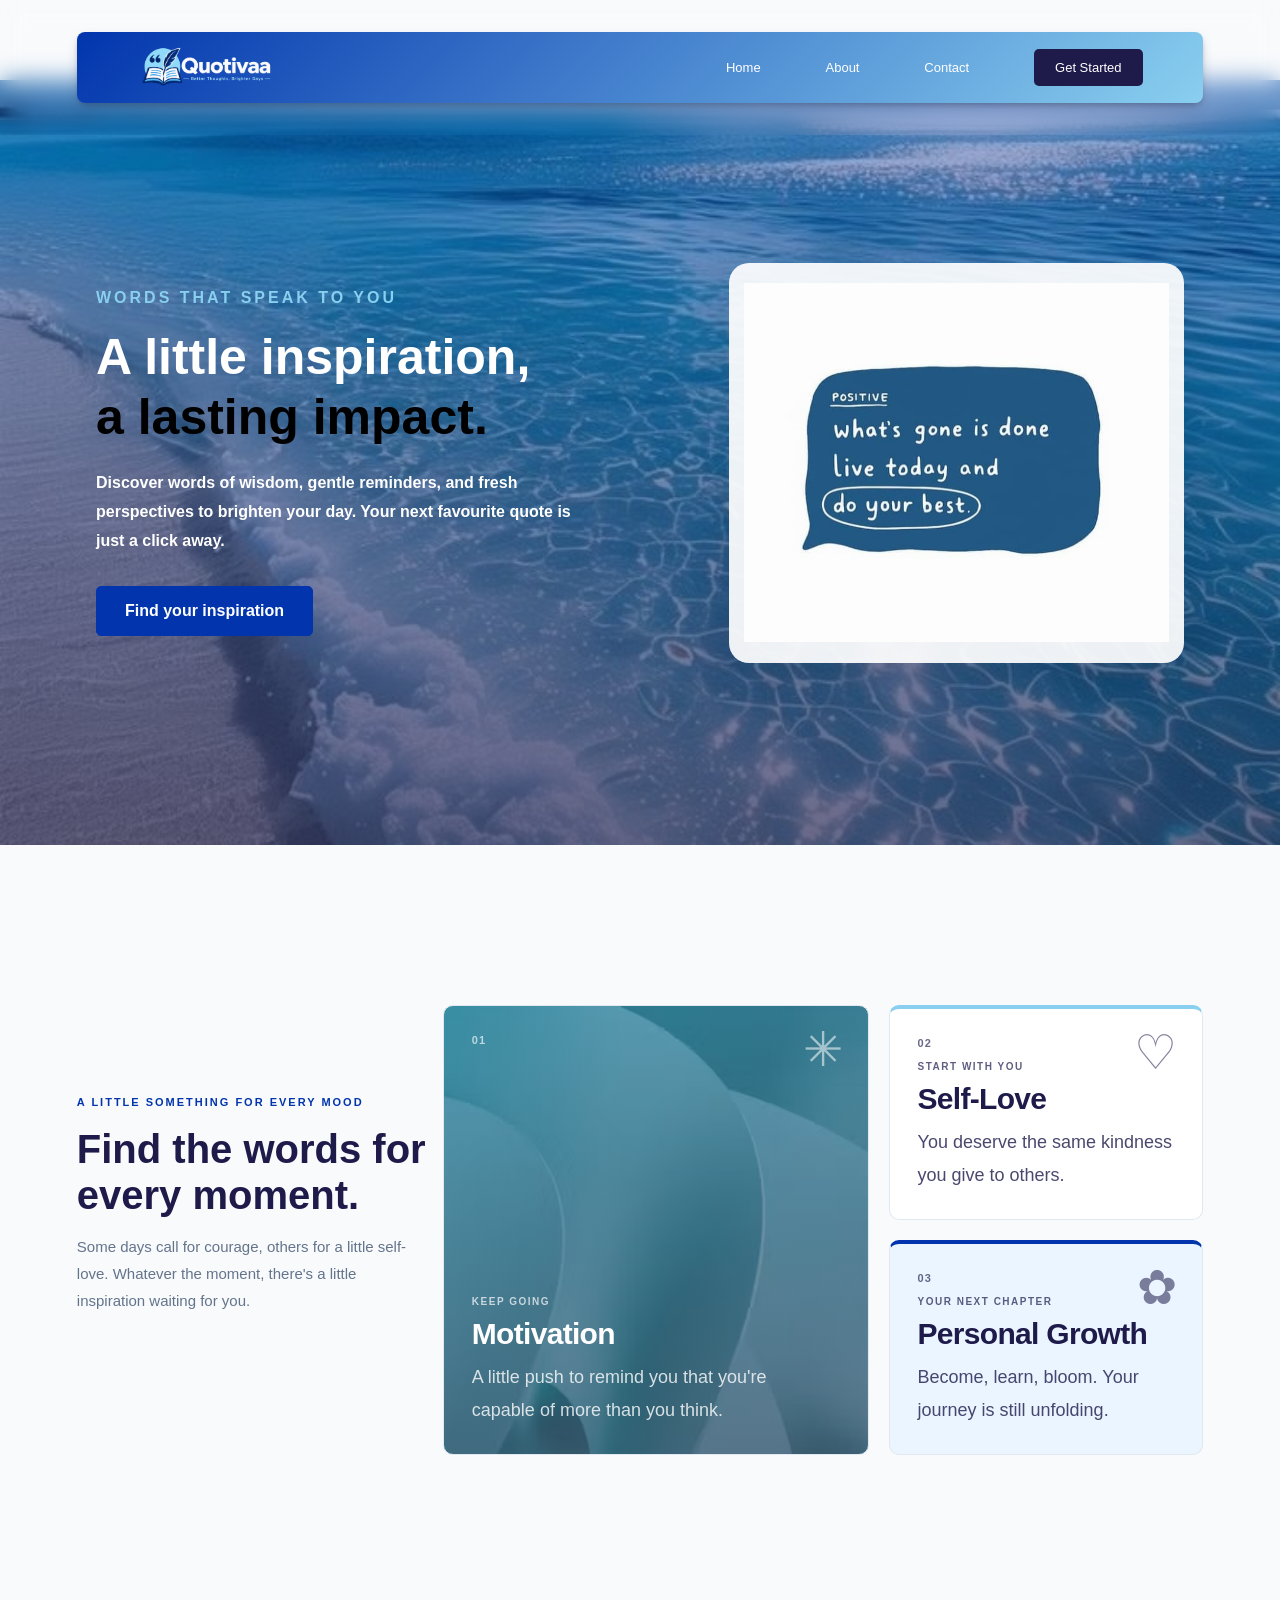
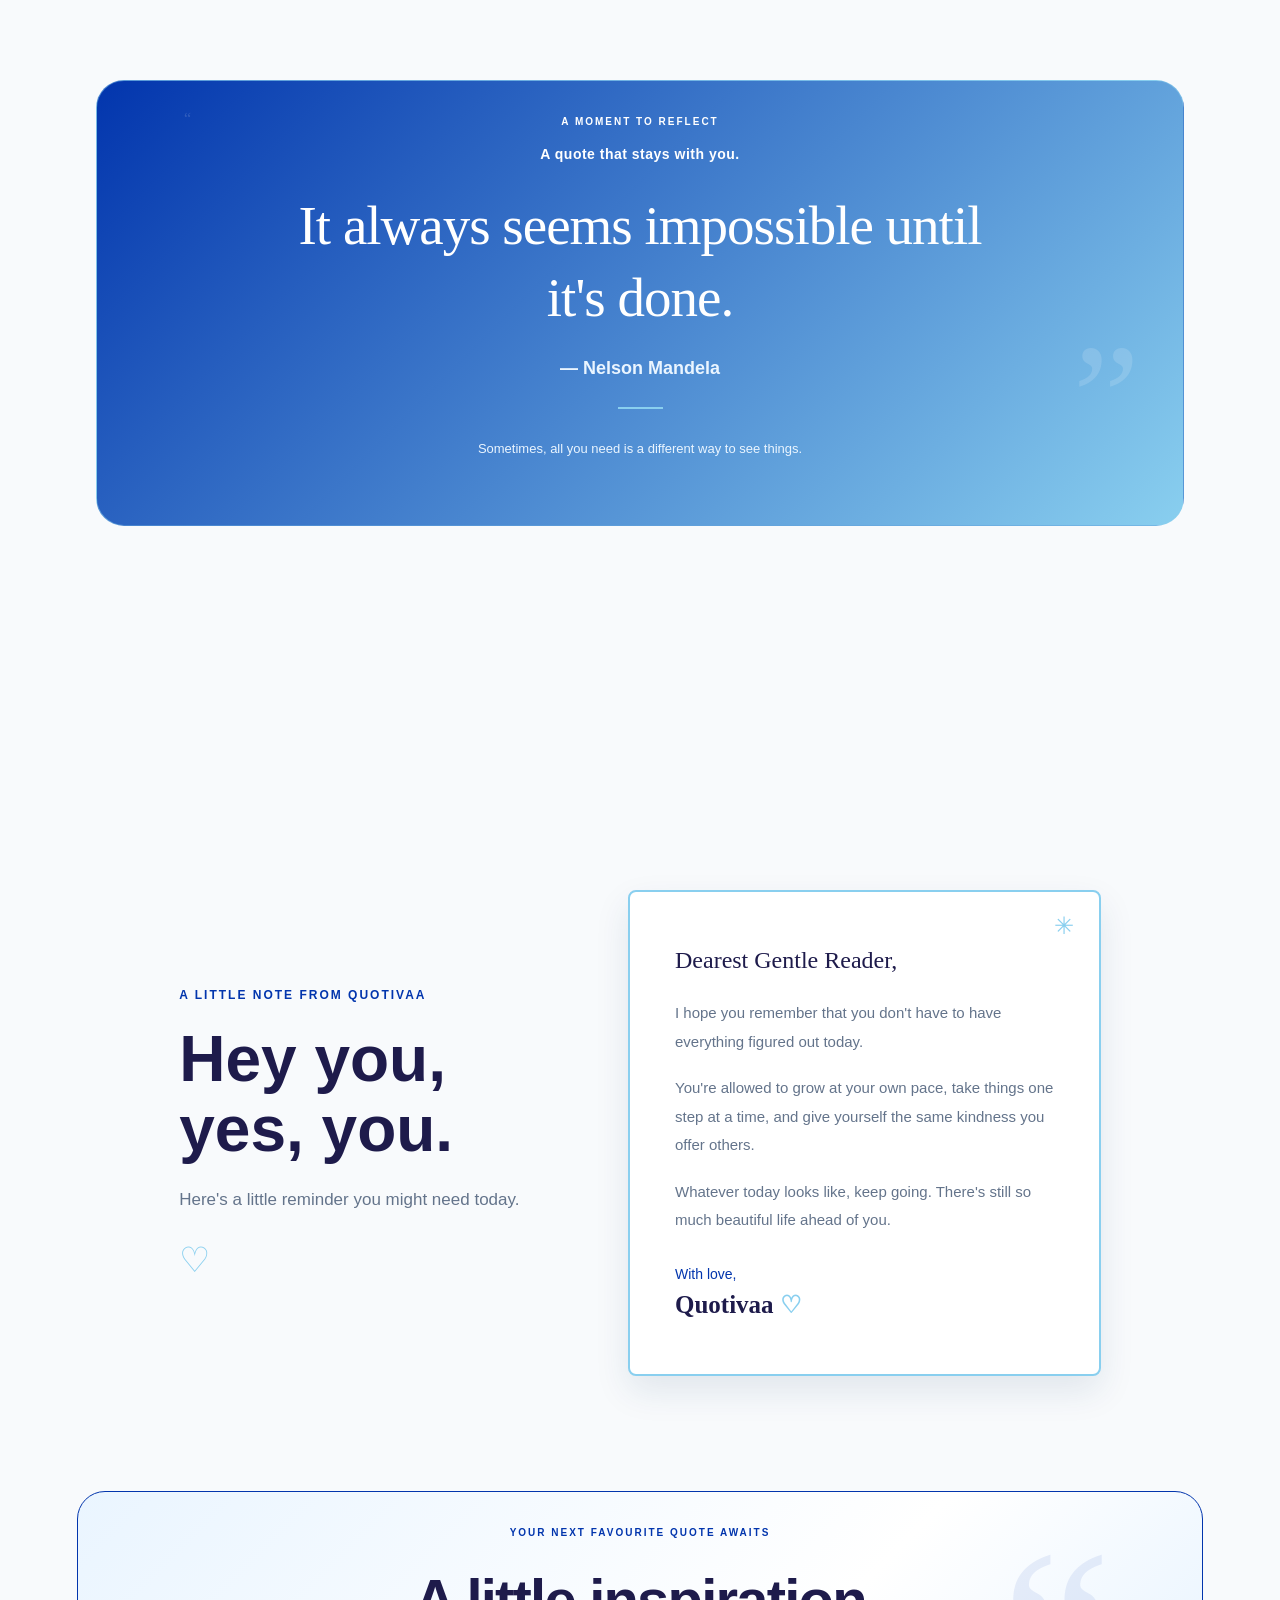
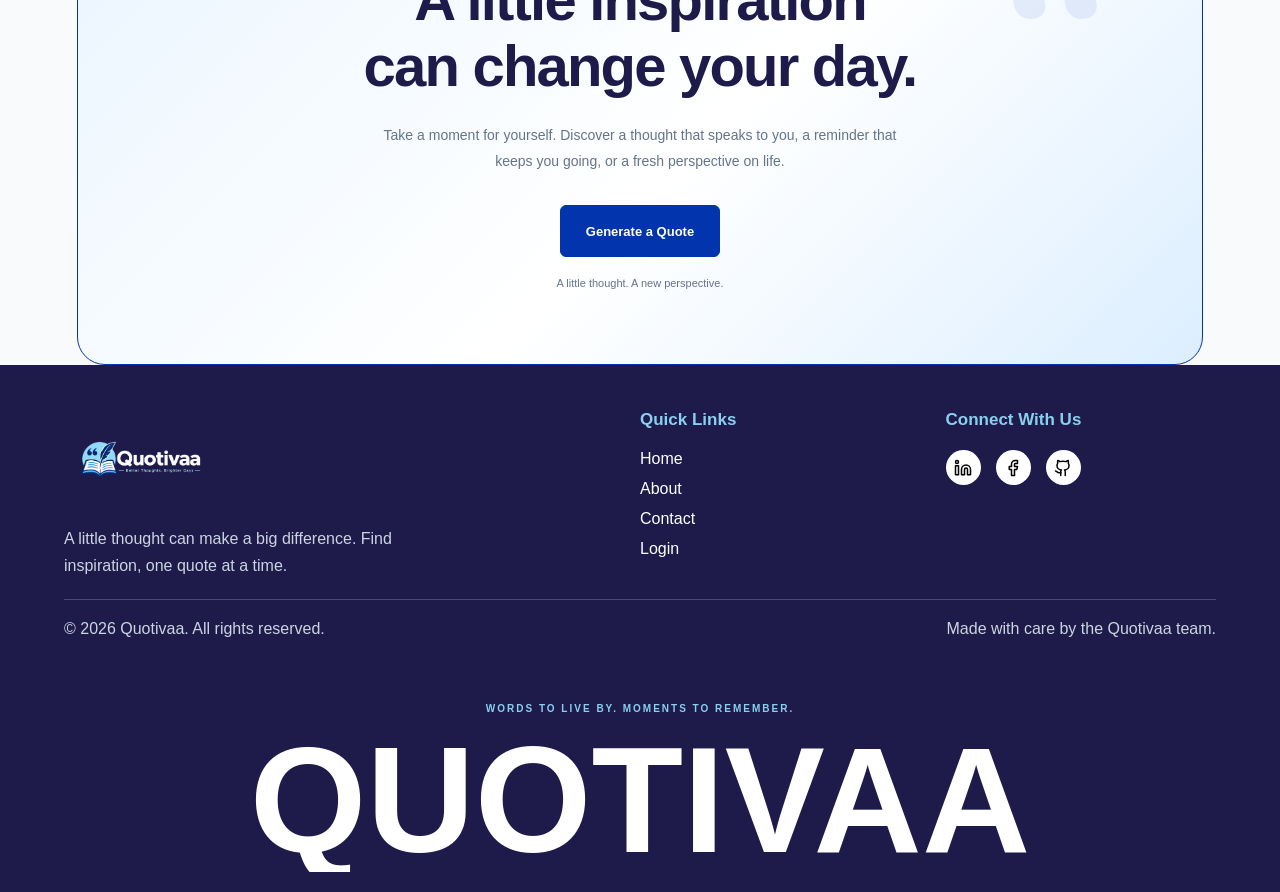
<file: index.html>
<!DOCTYPE html>
<html lang="en">
<head>
    <meta charset="UTF-8">
    <meta name="viewport" content="width=device-width, initial-scale=1.0">
    <title>Quotivaa-quote generator</title>
    <link rel="stylesheet" href="home.css">
</head>
<body>
    <header>
        <div class="header-container">
            <div class="header-wrapper">
                <div class="logo">
                    <img src="logo-white.png" alt="">
                </div>
                <nav>
                    <a href="index.html">Home</a>
                    <a href="about.html">About</a>
                    <a href="contact.html">Contact</a>

                    <a href="sign-up.html"><button class="button1">Get Started</button></a>
                </nav>
                <img src="harmburgermenu.svg" alt="" class="hamburger">
            </div>
        </div>
    </header>


    <!-- HERO SECTION -->
<section class="hero">
    <div class="heroContainer">


        <div class="herotext">

            <span class="hero-tagline">
                WORDS THAT SPEAK TO YOU
            </span>

            <h1>
                A little inspiration,
                <span>a lasting impact.</span>
            </h1>

            <p>
                Discover words of wisdom, gentle reminders,
                and fresh perspectives to brighten your day.
                Your next favourite quote is just a click away.
            </p>

            <a href="login.html" class="hero-button">
                Find your inspiration 
            </a>

        </div>

        <div class="heroImg">

            <img src="image.png" alt="">
            
        </div>

    </div>
</section>

<!-- FIND YOUR MOMENTS SECTION -->
<section class="moments-section" id="moments">
    <div class="moments-container">

        <div class="moments-heading">
            <span class="moments-label">A LITTLE SOMETHING FOR EVERY MOOD</span>

            <h2>Find the words for <br>every moment.</h2>

            <p>
                Some days call for courage, others for a little self-love.
                Whatever the moment, there's a little inspiration waiting for you.
            </p>
        </div>

        <div class="moments-grid">

            <div class="moment-card moment-motivation">
                <span class="moment-number">01</span>
                <span class="moment-symbol">✳</span>

                <div class="moment-content">
                    <span class="moment-tag">KEEP GOING</span>
                    <h3>Motivation</h3>
                    <p>A little push to remind you that you're capable of more than you think.</p>
                </div>
            </div>

            <div class="moment-card moment-selflove">
                <span class="moment-number">02</span>
                <span class="moment-symbol">♡</span>

                <div class="moment-content">
                    <span class="moment-tag">START WITH YOU</span>
                    <h3>Self-Love</h3>
                    <p>You deserve the same kindness you give to others.</p>
                </div>
            </div>

            <div class="moment-card moment-growth">
                <span class="moment-number">03</span>
                <span class="moment-symbol">✿</span>

                <div class="moment-content">
                    <span class="moment-tag">YOUR NEXT CHAPTER</span>
                    <h3>Personal Growth</h3>
                    <p>Become, learn, bloom. Your journey is still unfolding.</p>
                </div>
            </div>

            

        </div>

    </div>
</section>

<!-- QUOTE THAT STAY WITH YOU -->
 <section class="featured-quote-section">
    <div class="featured-quote-container">

        <span class="featured-label">A MOMENT TO REFLECT</span>

        <span class="floating-quote quote-top">“</span>
        <span class="floating-quote quote-right">”</span>
        
        <div class="featured-quote-content">
            <h2>A quote that stays with you.</h2>

            <p class="featured-quote-text">
                It always seems impossible until it's done.
            </p>

            <span class="featured-quote-author">— Nelson Mandela</span>

            <span class="featured-divider"></span>

            <p class="featured-quote-caption">
                Sometimes, all you need is a different way to see things.
            </p>
        </div>

    </div>
</section>
        
<!-- LETTER SECTION -->
<section class="letter-section">
    <div class="letter-container">

        <div class="letter-intro">
            <span class="letter-label">A LITTLE NOTE FROM QUOTIVAA</span>

            <h2>Hey you,<br>yes, you.</h2>

            <p>
                Here's a little reminder you might need today.
            </p>

            <span class="letter-heart">♡</span>
        </div>

        <div class="letter-card">
            <span class="letter-decoration">✳</span>

            <p class="letter-greeting">Dearest Gentle Reader,</p>

            <div class="letter-message">
                <p>
                    I hope you remember that you don't have to
                    have everything figured out today.
                </p>

                <p>
                    You're allowed to grow at your own pace,
                    take things one step at a time, and give
                    yourself the same kindness you offer others.
                </p>

                <p>
                    Whatever today looks like, keep going.
                    There's still so much beautiful life ahead of you.
                </p>
            </div>

            <div class="letter-signoff">
                <span>With love,</span>
                <h3>Quotivaa <span>♡</span></h3>
            </div>
        </div>

    </div>
</section>

<!-- INSPIRE SECTION -->
<section class="inspire-section">
    <div class="inspire-container">

        <span class="inspire-label">YOUR NEXT FAVOURITE QUOTE AWAITS</span>

        <span class="inspire-decoration">“</span>

        <div class="inspire-content">
            <h2>A little inspiration<br>can change your day.</h2>

            <p>
                Take a moment for yourself. Discover a thought that speaks to you,
                a reminder that keeps you going, or a fresh perspective on life.
            </p>

            <a href="login.html" class="inspire-button">
                Generate a Quote
                
            </a>

            <span class="inspire-note">A little thought. A new perspective.</span>
        </div>

    </div>
</section>
      

<footer class="footer">

    <div class="footer-container">

        <div class="footer-brand">

            <img src="logo-white.png" alt="Quotivaa logo">

            <p>
                A little thought can make a big difference.
                Find inspiration, one quote at a time.
            </p>

        </div>

        <div class="footer-links">

            <h3>Quick Links</h3>

            <a href="home-page.html">Home</a>
            <a href="about.html">About</a>
            <a href="contact.html">Contact</a>
            <a href="login.html">Login</a>

        </div>

        <div class="footer-socials">

            <h3>Connect With Us</h3>

            <div class="social-icons">

                <a href="#" aria-label="LinkedIn">
                    <img src="linkedin.svg" alt="">
                </a>

                <a href="#" aria-label="Facebook">
                    <img src="facebook.svg" alt="">
                </a>

                <a href="#" aria-label="GitHub">
                    <img src="gitcat.svg" alt="">
                </a>

            </div>

        </div>

    </div>

    <div class="footer-bottom">

        <p>
            &copy; 2026 Quotivaa. All rights reserved.
        </p>

        <p>Made with care by the Quotivaa team.</p>

    </div>

    <section class="brand-section">
    <div class="brand-container">

        <p class="brand-tagline">WORDS TO LIVE BY. MOMENTS TO REMEMBER.</p>

        <div class="brand-wordmark">
            <span>QUOTIVAA</span>
        </div>

    </div>
</section>
</footer>

        
    <script src="dropdown.js"></script>
</body>
</html>
</file>
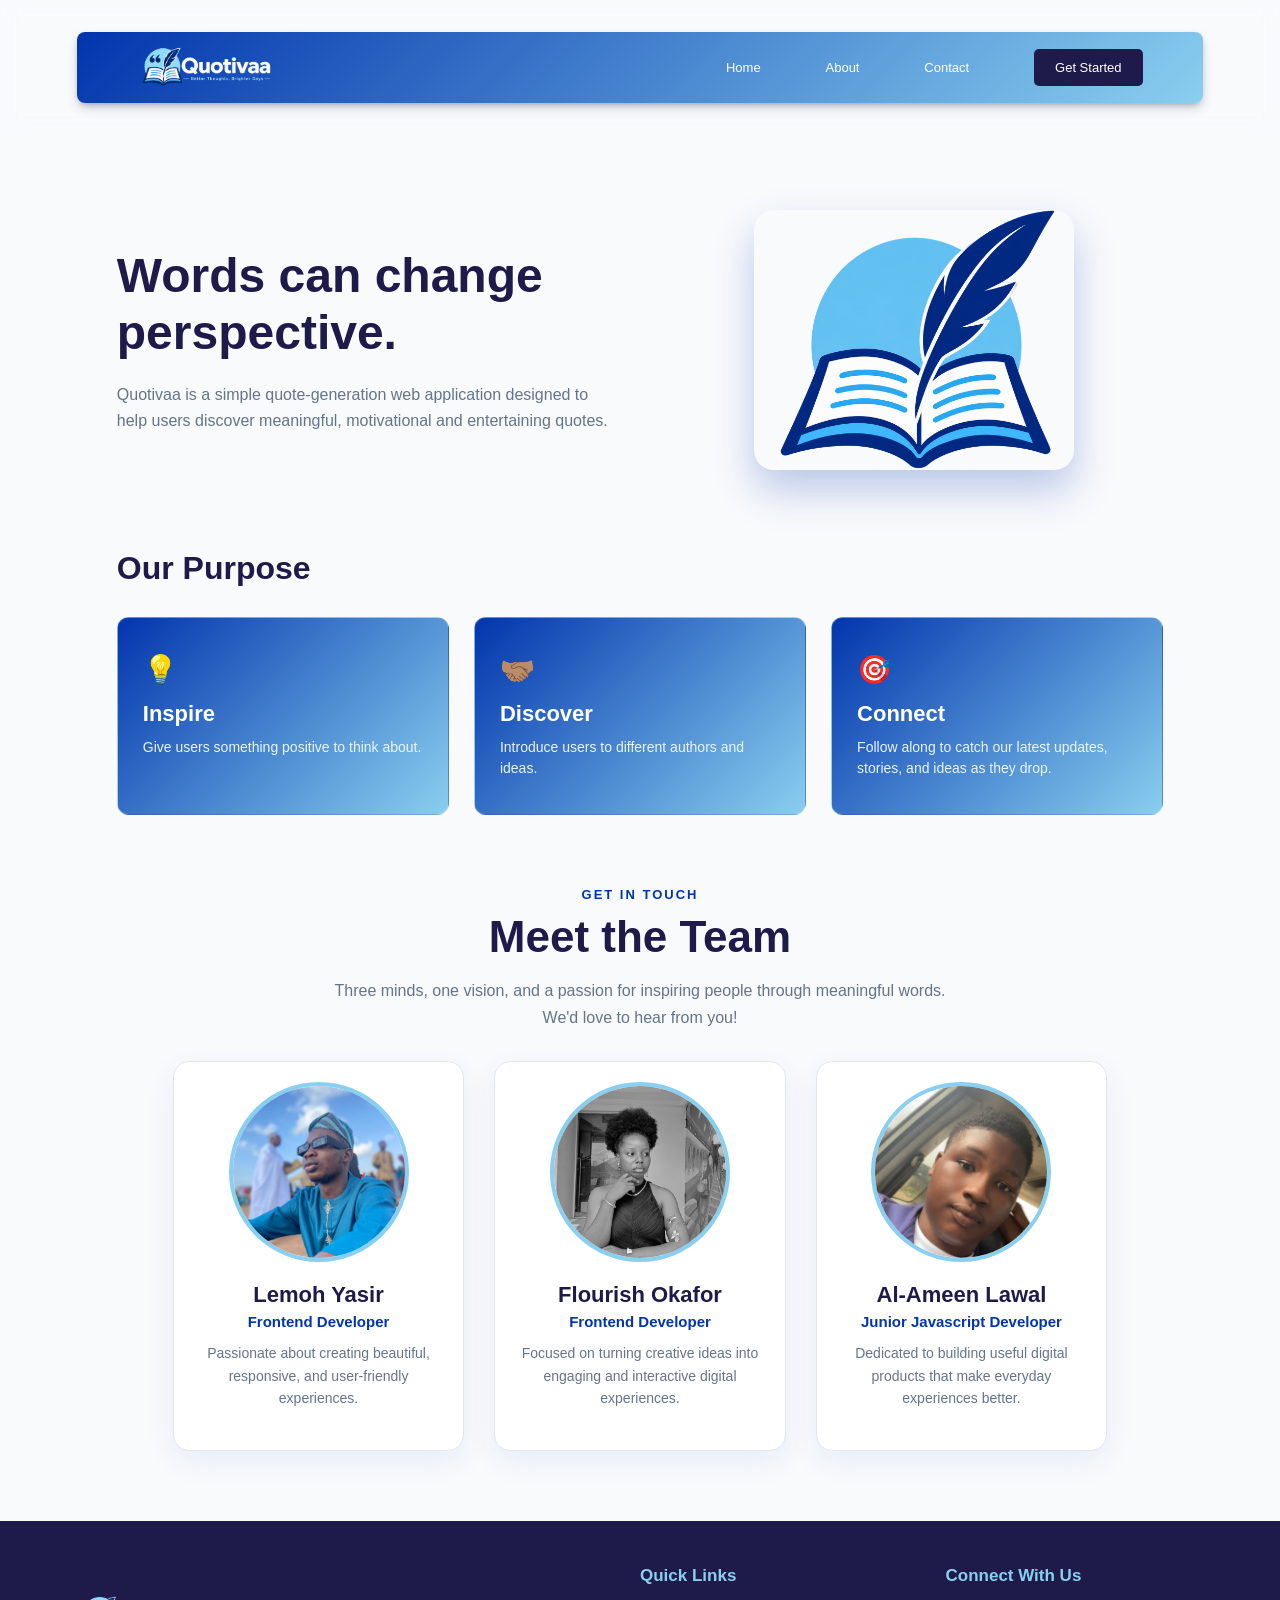
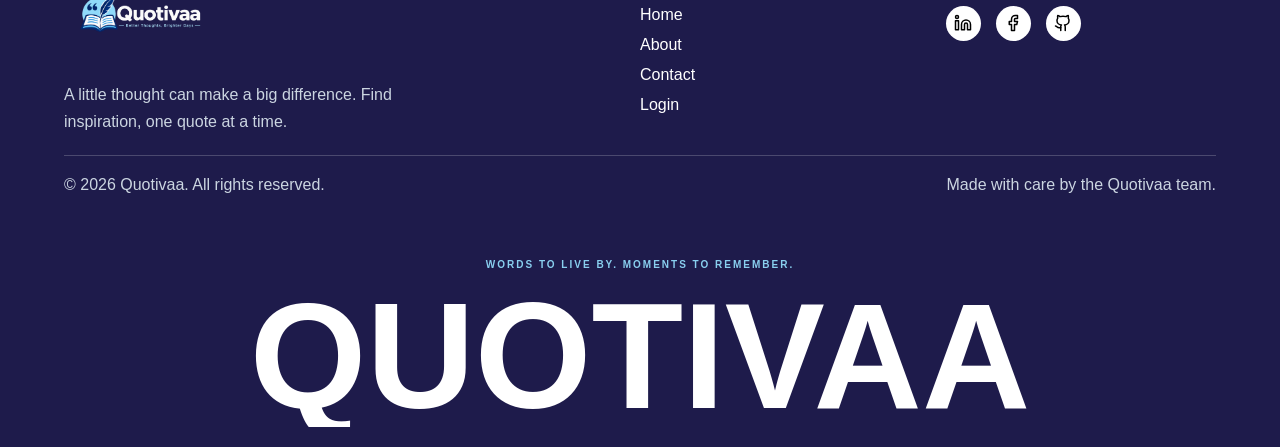
<file: about.html>
<!DOCTYPE html>
<html lang="en">
<head>
    <meta charset="UTF-8">
    <meta name="viewport" content="width=device-width, initial-scale=1.0">
    <title>About- Quotivaa</title>
    <link rel="stylesheet" href="about.css">
</head>
<body>
<header>
        <div class="header-container">
            <div class="header-wrapper">
                <div class="logo">
                    <img src="logo-white.png" alt="">
                </div>
                <nav>
                    <a href="index.html">Home</a>
                    <a href="about.html">About</a>
                    <a href="contact.html">Contact</a>

                    <a href="sign-up.html"><button class="button1">Get Started</button></a>
                </nav>
                <img src="harmburgermenu.svg" alt="" class="hamburger">
            </div>
        </div>
    </header>


    <main class="landing-main">
        <section class="hero-section">
            <div class="hero-content">
                <h1>Words can change perspective.</h1>
                <p>Quotivaa is a simple quote-generation web application designed to help users discover meaningful, motivational and entertaining quotes.</p>
            </div>
            <div class="hero-image">
                <div class="book-graphic">
                <img src="quotivaaimg.png" alt="Quote-card">
                </div>
            </div>
        </section>

        <section class="purpose-section">
            <h2>Our Purpose</h2>
            <div class="purpose-grid">
                <div class="purpose-card">
                    <div class="card-icon">💡</div>
                    <h3>Inspire</h3>
                    <p>Give users something positive to think about.</p>
                </div>
                <div class="purpose-card">
                    <div class="card-icon">🤝🏽</div>
                    <h3>Discover</h3>
                    <p>Introduce users to different authors and ideas.</p>
                </div>
                <div class="purpose-card">
                    <div class="card-icon">🎯</div>
                    <h3>Connect</h3>
                    <p>Follow along to catch our latest updates, stories, and ideas as they drop.</p>
                </div>
            </div>
        </section>
    </main>
    
    <section class="our-team">

           <span class="eyebrow">GET IN TOUCH</span>

            <h1>Meet the Team</h1>

            <p>
                Three minds, one vision, and a passion for
                inspiring people through meaningful words.
                <br>
                We'd love to hear from you!
            </p>

            

            <div class="team-container">
            <div class="team-group">
                <div class="team-members">
                    <img src="yasir.png" alt="" >
                    
                </div>
                <h3>Lemoh Yasir</h3>
                <h5>Frontend Developer</h5>
                <p>Passionate about creating beautiful,
                responsive, and user-friendly experiences.
                </p>
                
            
            </div>
            <div class="team-group">
                <div class="team-members">
                    <img src="Github.jpg" alt="" >
                    
                </div>
                <h3>Flourish Okafor</h3>
                <h5>Frontend Developer</h5>
                <p>Focused on turning creative ideas into
                    engaging and interactive digital experiences.
                </p>
            
            </div>
            <div class="team-group">
                <div class="team-members">
                    <img src="alameen.png" alt="" >
                    
                </div>
                <h3>Al-Ameen Lawal</h3>
                <h5>Junior Javascript Developer</h5>
                <p> Dedicated to building useful digital products
                    that make everyday experiences better.
                </p>
            
            </div>
    </section>
<footer class="footer">

    <div class="footer-container">

        <div class="footer-brand">

            <img src="logo-white.png" alt="Quotivaa logo">

            <p>
                A little thought can make a big difference.
                Find inspiration, one quote at a time.
            </p>

        </div>

        <div class="footer-links">

            <h3>Quick Links</h3>

            <a href="home-page.html">Home</a>
            <a href="about.html">About</a>
            <a href="contact.html">Contact</a>
            <a href="login.html">Login</a>

        </div>

        <div class="footer-socials">

            <h3>Connect With Us</h3>

            <div class="social-icons">

                <a href="#" aria-label="LinkedIn">
                    <img src="linkedin.svg" alt="">
                </a>

                <a href="#" aria-label="Facebook">
                    <img src="facebook.svg" alt="">
                </a>

                <a href="#" aria-label="GitHub">
                    <img src="gitcat.svg" alt="">
                </a>

            </div>

        </div>

    </div>

    <div class="footer-bottom">

        <p>
            &copy; 2026 Quotivaa. All rights reserved.
        </p>

        <p>Made with care by the Quotivaa team.</p>

    </div>

    <section class="brand-section">
    <div class="brand-container">

        <p class="brand-tagline">WORDS TO LIVE BY. MOMENTS TO REMEMBER.</p>

        <div class="brand-wordmark">
            <span>QUOTIVAA</span>
        </div>

    </div>
</section>
</footer>

    <script src="dropdown.js"></script>
  
</body>
</html>
</file>
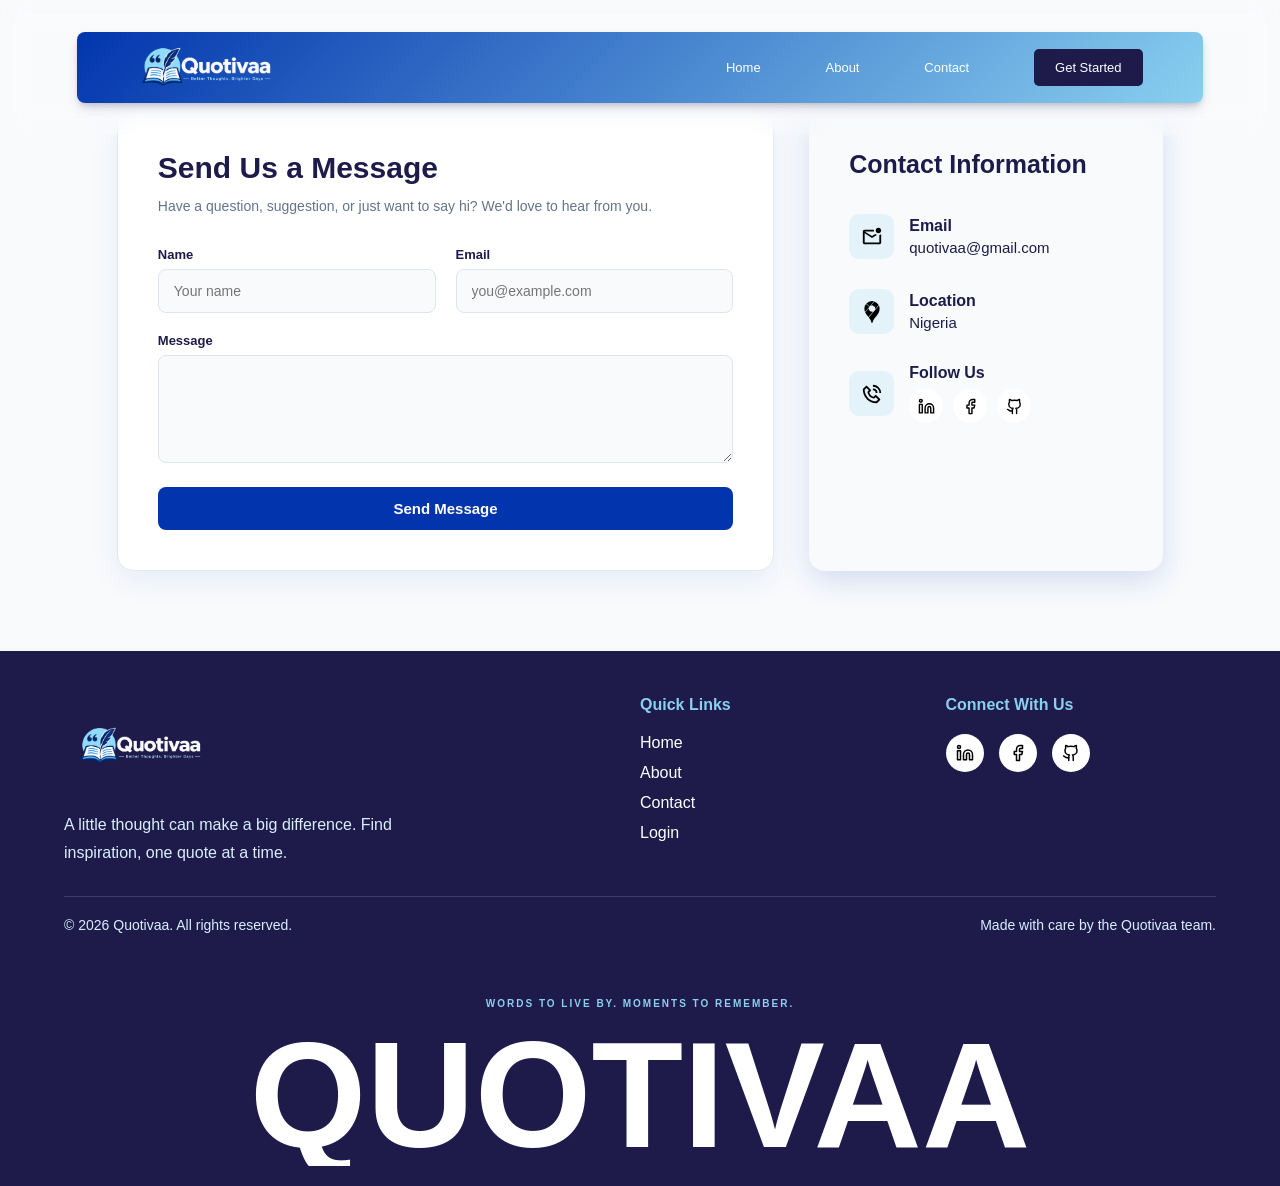
<file: contact.html>
<!DOCTYPE html>
<html lang="en">
<head>
    <meta charset="UTF-8">
    <meta name="viewport" content="width=device-width, initial-scale=1.0">
    <title>Contact Us</title>
    <link rel="stylesheet" href="contact.css">

</head>
<body>
    <header>
        <div class="header-container">
            <div class="header-wrapper">
                <div class="logo">
                    <img src="logo-white.png" alt="">
                </div>
                <nav>
                    <a href="index.html">Home</a>
                    <a href="about.html">About</a>
                    <a href="contact.html">Contact</a>

                    <a href="sign-up.html"><button class="button1">Get Started</button></a>
                </nav>
                <img src="harmburgermenu.svg" alt="" class="hamburger">
            </div>
        </div>
    </header>

    <!-- CONTACT SECTION -->

    <section class="contact-section">

    

        <div class="contact-form">

            <h2>Send Us a Message</h2>

         <p class="contact-intro">
            Have a question, suggestion, or just want to say hi?
            We'd love to hear from you.
         </p>

            <form action="#" method="post">

                <!-- NAME AND EMAIL -->

                <div class="input-row">

                    <div class="input-group">

                        <label for="name">Name</label>

                        <input type="text"id="name"name="name"placeholder="Your name"required>
                    </div>

                

                    <div class="input-group">

                        <label for="email">Email</label>

                        <input type="email"id="email"name="email"placeholder="you@example.com"
                        required>
                    </div>


                </div>
                <div class="input-group">

                        <label for="message">Message</label>

                        <textarea id="message"name="message" placeholder="Write your message..."
                        rows="5"required>
                        </textarea>
                </div>

                        <a href="flourish0402@gmail.com"><button class="send-button">Send Message </button></a>
                
            </form>
        </div>

        <!-- RIGHT-HAND SIDE: CONTACT INFORMATION -->

        <div class="contact-information">

            <h3>Contact Information</h3>

            <!-- EMAIL -->

            <div class="information-item">

            <div class="information-icon">
                <img src="mail.svg" alt="Email">
            </div>

            <div class="information-text">
                <h4>Email</h4>
                <p>quotivaa@gmail.com</p>
            </div>

        </div>


        <!-- LOCATION -->

        <div class="information-item">

            <div class="information-icon">
                <img src="location.svg" alt="Location">
            </div>

            <div class="information-text">
                <h4>Location</h4>
                <p>Nigeria</p>
            </div>

        </div>


        <!-- SOCIAL MEDIA -->

        <div class="information-item">

            <div class="information-icon">
                <img src="phone.svg" alt="Social media">
            </div>

            <div class="information-text">

                <h4>Follow Us</h4>

                <div class="contact-socials">

                    <a href="https://www.linkedin.com/" aria-label="LinkedIn">
                        <img src="linkedin.svg" alt="">
                    </a>

                    <a href="https://web.facebook.com/?_rdc=1&_rdr#" aria-label="Facebook">
                        <img src="facebook.svg" alt="">
                    </a>

                    <a href="https://github.com/feed" aria-label="GitHub">
                        <img src="gitcat.svg" alt="">
                    </a>

                </div>

            </div>

        </div>

        </div>
    </section>

    <!-- FOOTER -->

<footer class="footer">

    <div class="footer-container">

        <!-- LOGO AND DESCRIPTION -->

        <div class="footer-brand">

            <img src="logo-white.png" alt="Quotivaa logo">

            <p>
                A little thought can make a big difference.
                Find inspiration, one quote at a time.
            </p>

        </div>


        <!-- QUICK LINKS -->

        <div class="footer-links">

            <h3>Quick Links</h3>

            <a href="index.html">Home</a>
            <a href="about.html">About</a>
            <a href="contact.html">Contact</a>
            <a href="login.html">Login</a>

        </div>


        <!-- SOCIAL MEDIA -->

        <div class="footer-socials">

            <h3>Connect With Us</h3>

            <div class="social-icons">

                <a href="https://www.linkedin.com/" aria-label="LinkedIn">
                    <img src="linkedin.svg" alt="">
                </a>

                <a href="https://web.facebook.com/?_rdc=1&_rdr#" aria-label="Facebook">
                    <img src="facebook.svg" alt="">
                </a>

                <a href="https://github.com/feed" aria-label="GitHub">
                    <img src="gitcat.svg" alt="">
                </a>

            </div>

        </div>

    </div>


    <!-- COPYRIGHT -->

    <div class="footer-bottom">

        <p>
            &copy; 2026 Quotivaa. All rights reserved.
        </p>

        <p>Made with care by the Quotivaa team.</p>

    </div>

    <section class="brand-section">
    <div class="brand-container">

        <p class="brand-tagline">WORDS TO LIVE BY. MOMENTS TO REMEMBER.</p>

        <div class="brand-wordmark">
            <span>QUOTIVAA</span>
        </div>

    </div>
</section>

    <script src="dropdown.js"></script>

</footer>


        




                
</body>
</html>
</file>
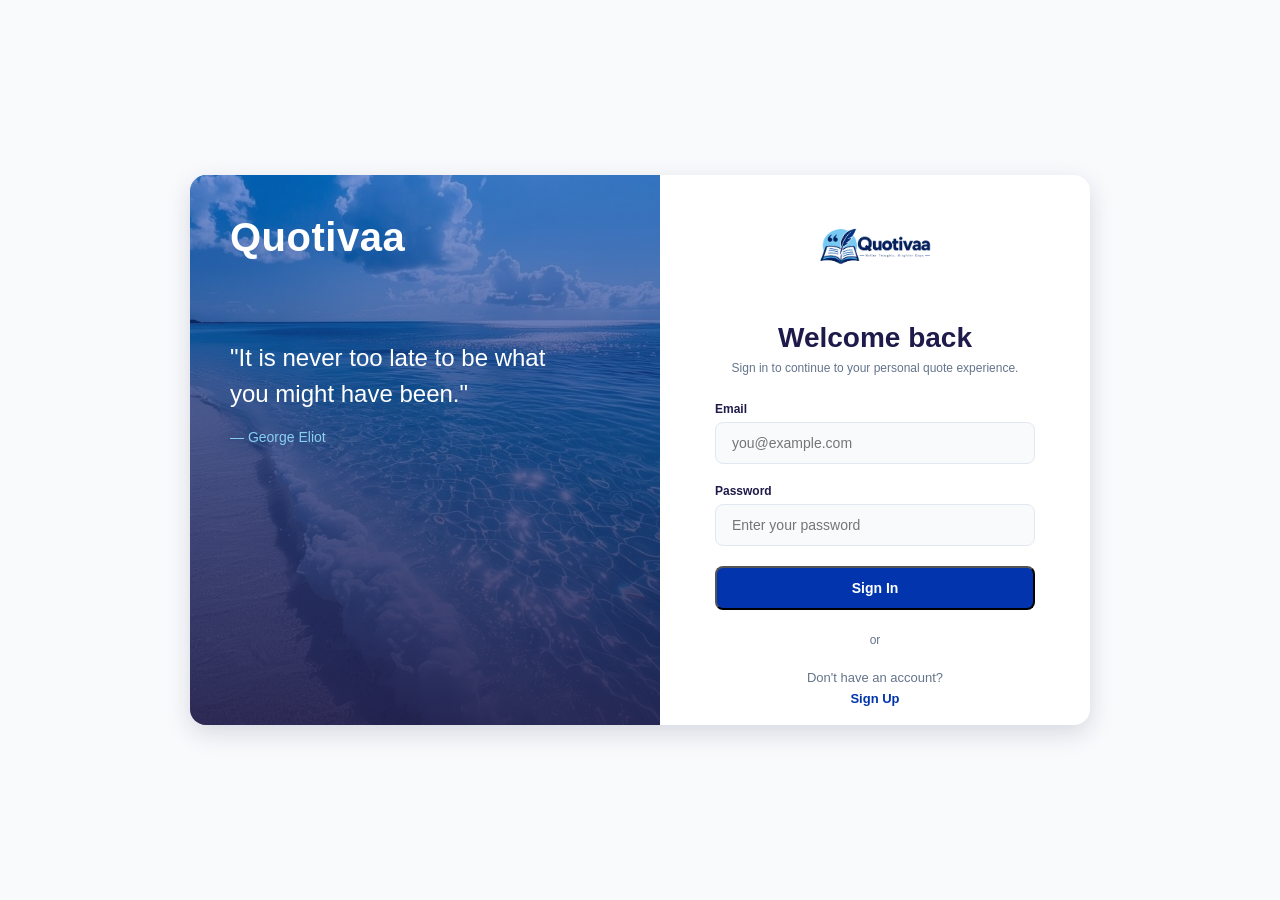
<file: generator.html>
<!DOCTYPE html>
<html lang="en">
<head>
    <meta charset="UTF-8">
    <meta name="viewport" content="width=device-width, initial-scale=1.0">
    <title>Quotivaa | Your Dashboard</title>
    <link rel="stylesheet" href="generator.css">
</head>
<body>

    <header class="topbar">
        <a href="index.html" class="logo" aria-label="Quotivaa home">
            <img src="logo-white.png" alt="Quotivaa Logo">
        </a>

        <button id="menu-btn" aria-label="Toggle navigation" aria-expanded="false">
            ☰
        </button>
    </header>

    <aside class="sidebar" id="sidebar">
        <nav aria-label="Dashboard navigation">
            <button class="nav-link active" data-page="overview">Overview</button>
            <button class="nav-link" data-page="generate">Generate Quote</button>
            <button class="nav-link" data-page="history">Quote History</button>
            <button class="nav-link" data-page="favorites">Favorites</button>
            <button class="nav-link" data-page="profile">My Profile</button>
        </nav>

        <div class="sidebar-bottom">
            <p id="sidebar-name">Your account</p>
            <button id="logout-btn" class="logout-btn">Log Out</button>
        </div>
    </aside>

    <main class="main-content">

        <!-- Overview -->
        <section class="page active" id="overview">
            <p class="eyebrow">YOUR PERSONAL DASHBOARD</p>
            <h1 id="greeting">Welcome to Quotivaa!</h1>
            <p class="subtitle" id="welcome-message">
                A little inspiration can change your day.
            </p>
            <p class="username" id="username-display"></p>

            <div class="stats">
                <div class="stat-card">
                    <span>Quotes Generated</span>
                    <h2 id="generated-count">0</h2>
                </div>

                <div class="stat-card">
                    <span>Favorites</span>
                    <h2 id="favorite-count">0</h2>
                </div>
            </div>

            <div class="panel">
                <h2>A little inspiration</h2>
                <p>Find a quote that speaks to you today.</p>
                <button class="primary-btn" data-go="generate">
                    Generate a Quote
                </button>
            </div>

            <div class="panel recent-panel">
                <h2>Recently viewed</h2>
                <div id="recent-quote">
                    Your recent quote will appear here.
                </div>
            </div>
        </section>

        <!-- Quote generator -->
        <section class="page" id="generate">
            <h1>Quote Generator</h1>
            <p class="subtitle">A few words can make a difference.</p>

            <div class="panel generator">
                <label for="category">Choose a category</label>

                <select id="category">
                    <option value="all">All Quotes</option>
                    <option value="motivation">Motivation</option>
                    <option value="success">Success</option>
                    <option value="life">Life</option>
                    <option value="love">Love</option>
                    <option value="wisdom">Wisdom</option>
                </select>

                <div class="quote-card">
                    <p class="quote-mark">“</p>
                    <p id="quote-text">Your next inspiring quote is waiting.</p>
                    <p id="quote-author">— Quotivaa</p>
                </div>

                <button id="generate-btn" class="primary-btn">
                    Generate Another Quote
                </button>

                <button id="favorite-btn" class="secondary-btn">
                    ♡ Save to Favorites
                </button>

                <p id="message" aria-live="polite"></p>
            </div>
        </section>

        <!-- History -->
        <section class="page" id="history">
            <h1>Quote History</h1>
            <p class="subtitle">Quotes you've generated.</p>
            <div id="history-list" class="quote-list"></div>
        </section>

        <!-- Favorites -->
        <section class="page" id="favorites">
            <h1>Favorites</h1>
            <p class="subtitle">Quotes you've saved.</p>
            <div id="favorites-list" class="quote-list"></div>
        </section>

        <!-- Profile -->
        <section class="page" id="profile">
            <h1>My Profile</h1>
            <p class="subtitle">Manage your account information.</p>

            <div class="panel profile-panel">
                <label for="profile-name">Full name</label>
                <input id="profile-name" type="text" autocomplete="name" required>

                <label for="profile-username">Username</label>
                <input id="profile-username" type="text" disabled>

                <label for="profile-email">Email address</label>
                <input id="profile-email" type="email" autocomplete="email" required>

                <button id="save-profile" class="primary-btn">
                    Save Changes
                </button>

                <p id="profile-message" aria-live="polite"></p>
            </div>
        </section>

    </main>

    <script src="generator.js"></script>
</body>
</html>
</file>
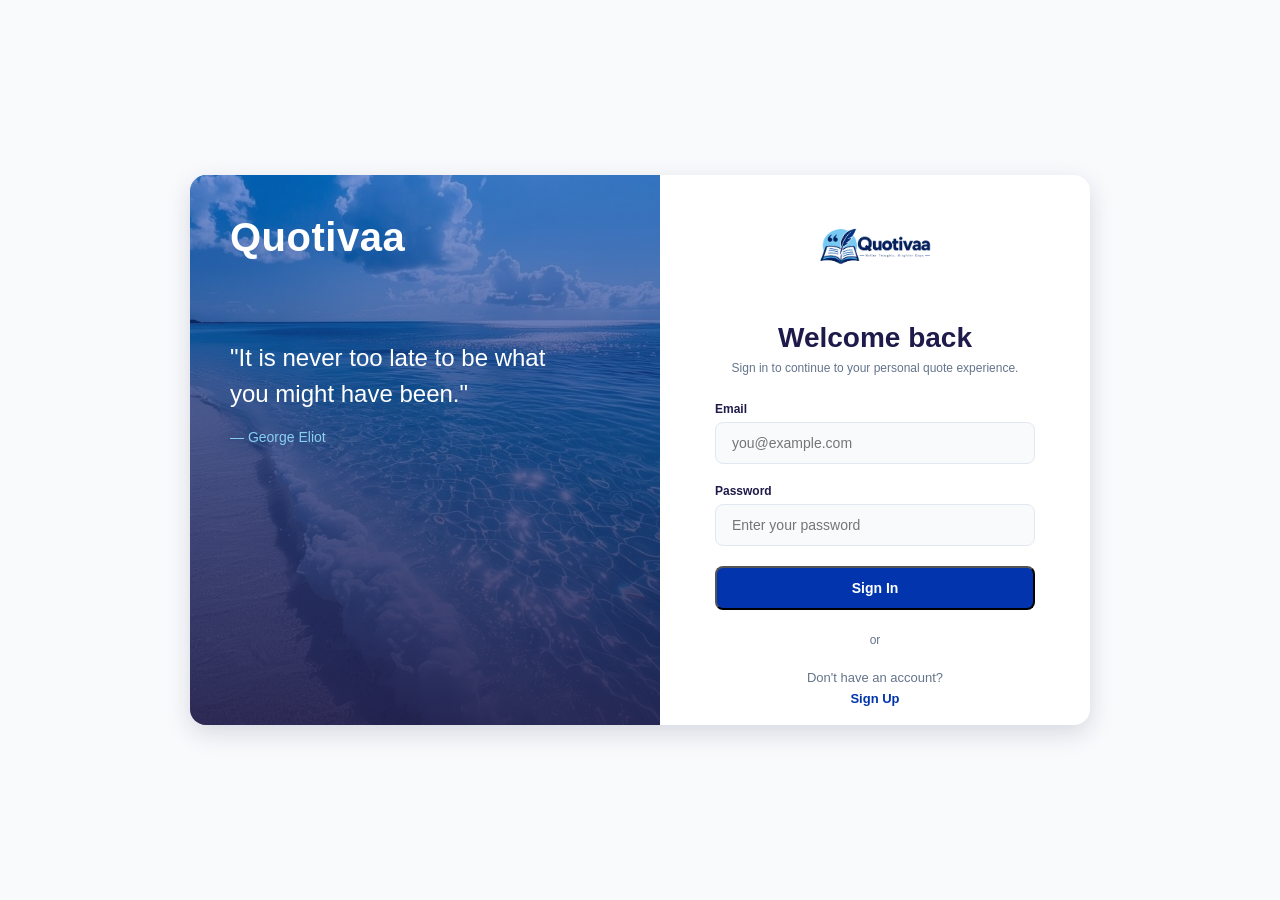
<file: login.html>
<!DOCTYPE html>
<html lang="en">
<head>
    <meta charset="UTF-8">
    <meta name="viewport" content="width=device-width, initial-scale=1.0">
    <title>Login - Quotivaa</title>
    <link rel="stylesheet" href="login.css">
</head>
<body>

    <div class="login-container" id="login-container">

        <div class="left-banner" id="left-banner">
            <div class="banner-content" id="banner-content">
                <div class="brand-logo" id="brand-logo">
                    <h1>Quotivaa</h1>
                </div>

                <blockquote class="quote-text" id="quote-text">
                    "It is never too late to be what you might have been."
                    <span class="quote-author" id="quote-author">
                        — George Eliot
                    </span>
                </blockquote>
            </div>
        </div>

        <div class="right-form-area" id="right-form-area">
            <div class="form-wrapper" id="form-wrapper">

                <a href="index.html">
                    <img src="logo.png" alt="Quotivaa Logo"
                        class="form-logo" id="form-logo">
                </a>

                <h2>Welcome back</h2>

                <p class="subtitle" id="subtitle">
                    Sign in to continue to your personal quote experience.
                </p>

                <form id="loginForm">

                    <div class="input-group">
                        <label for="email">Email</label>
                        <input
                            type="email"
                            id="email"
                            placeholder="you@example.com"
                            required
                        >
                    </div>

                    <div class="input-group">
                        <label for="password">Password</label>
                        <div class="password-wrapper">
                            <input
                                type="password"
                                id="password"
                                placeholder="Enter your password"
                                required
                            >
                        </div>
                    </div>

                    <button type="submit" class="btn-signin" id="btn-signin">
                        Sign In
                    </button>

                    <p id="message" aria-live="polite"></p>

                    <div class="divider" id="divider">
                        <span>or</span>
                    </div>

                    <p class="signup-footer" id="signup-footer">
                        Don't have an account? <br>
                        <a href="sign-up.html"
                            class="link-signup" id="link-signup">
                            Sign Up
                    </a>
                    </p>

                </form>
            </div>
        </div>

    </div>

    <script src="login.js"></script>
</body>
</html>
</file>
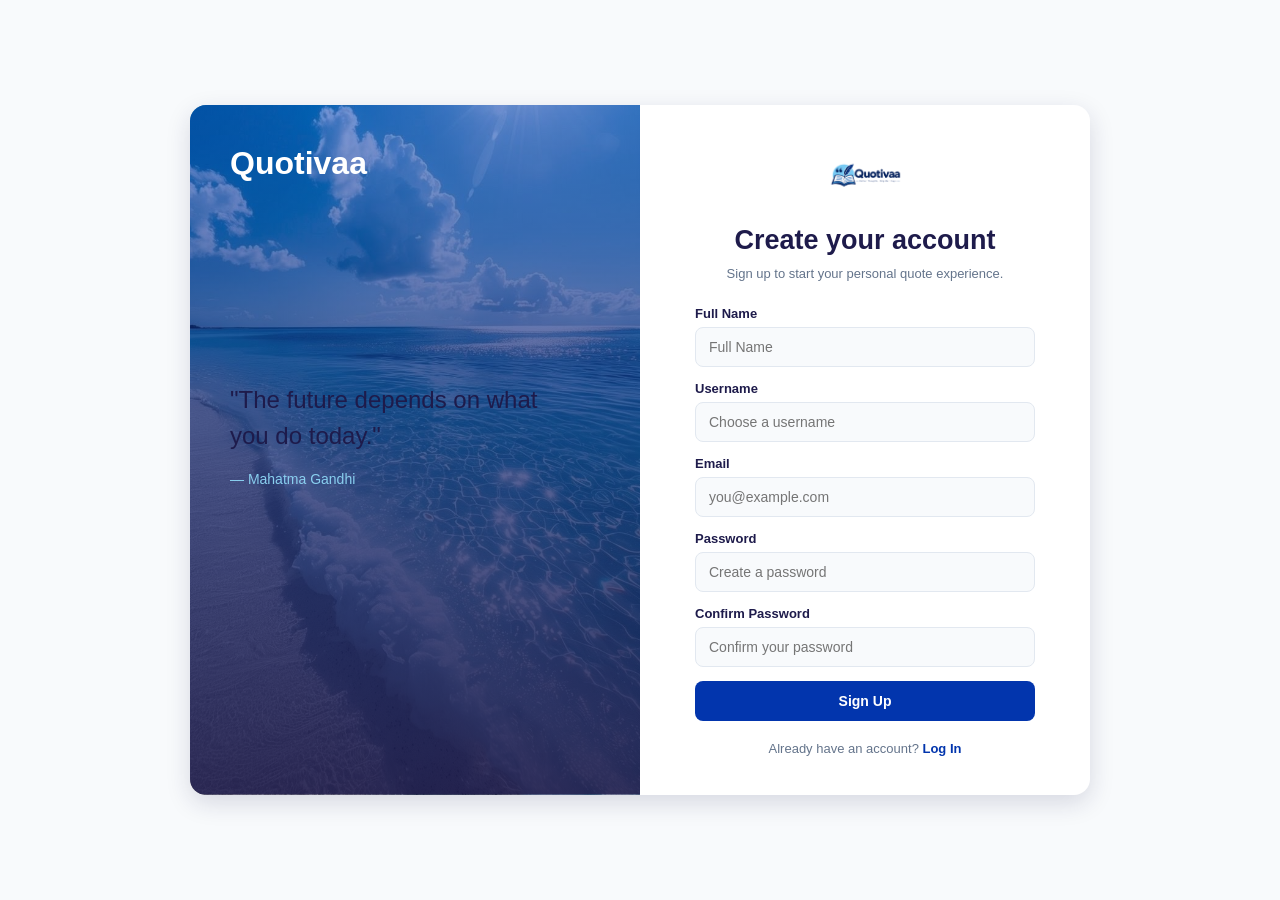
<file: sign-up.html>
<!DOCTYPE html>
<html lang="en">
<head>
    <meta charset="UTF-8">
    <meta name="viewport" content="width=device-width, initial-scale=1.0">
    <title>Sign Up - Quotivaa</title>
    <link rel="stylesheet" href="sign-up.css">
</head>
<body>
    <div class="signup-container">

        <div class="left-banner">
            <div class="banner-content">
                <a href="index.html" class="brand-logo">
                    <h1>Quotivaa</h1>
                </a>

                <blockquote class="quote-text">
                    "The future depends on what you do today."
                    <span class="quote-author">— Mahatma Gandhi</span>
                </blockquote>
            </div>
        </div>

        <div class="right-form-area">
            <div class="form-wrapper">

                <a href="index.html" class="form-logo-link">
                    <img src="logo.png" alt="Quotivaa Logo" class="form-logo">
                </a>

                <h2>Create your account</h2>
                <p class="subtitle">
                    Sign up to start your personal quote experience.
                </p>

                <form id="signupForm">
                    <div class="input-group">
                        <label for="fullname">Full Name</label>
                        <input
                            type="text"
                            id="fullname"
                            name="fullname"
                            placeholder="Full Name"
                            autocomplete="name"
                            required
                        >
                    </div>

                    <div class="input-group">
                        <label for="username">Username</label>
                        <input
                            type="text"
                            id="username"
                            name="username"
                            placeholder="Choose a username"
                            autocomplete="username"
                            required
                        >
                    </div>

                    <div class="input-group">
                        <label for="email">Email</label>
                        <input
                            type="email"
                            id="email"
                            name="email"
                            placeholder="you@example.com"
                            autocomplete="email"
                            required
                        >
                    </div>

                    <div class="input-group">
                        <label for="password">Password</label>
                        <input
                            type="password"
                            id="password"
                            name="password"
                            placeholder="Create a password"
                            autocomplete="new-password"
                            minlength="8"
                            required
                        >
                    </div>

                    <div class="input-group">
                        <label for="confirm-password">Confirm Password</label>
                        <input
                            type="password"
                            id="confirm-password"
                            name="confirm-password"
                            placeholder="Confirm your password"
                            autocomplete="new-password"
                            minlength="8"
                            required
                        >
                    </div>

                    <p id="message" aria-live="polite"></p>

                    <button type="submit" class="btn-signup">
                        Sign Up
                    </button>

                    <p class="footer-text">
                        Already have an account?
                        <a href="login.html">Log In</a>
                    </p>
                </form>
            </div>
        </div>

    </div>

    <script src="signup.js"></script>
</body>
</html>
</file>
<file: home.css>
* {
    box-sizing: border-box;
    padding: 0;
    margin: 0;
}
body {
    width: 100%;
    height: auto;
    background-color: #F8FAFC;
    font-family: sans-serif;
    display: flex;
    align-items: center;
    justify-content: center;
    flex-direction: column;

    
}
header {
    height: 15vh;
    width: 100%;
    display: flex;
    justify-content: center;
    align-items: center;
    position: fixed;
    top: 0;
    left: 0;
    z-index: 1000;
    backdrop-filter: blur(12px);
    -webkit-backdrop-filter: blur(12px);
}
.header-container {
    width: 88%;
    height: 53%;
    background: linear-gradient(135deg, #0235AD, #89CFEF);
    border-radius: 8px;
    display: flex;
    justify-content: center;
    box-shadow:
        rgba(50, 50, 93, 0.25) 0px 6px 12px -2px,
        rgba(0, 0, 0, 0.3) 0px 3px 7px -3px;
}
.header-wrapper {
    height: 100%;
    width: 95%;
    display: flex;
    justify-content: space-between;
    align-items: center;
}
.logo {
    height: 200px;
    width: 200px;
    display: flex;
    justify-content: center;
    align-items: center;
}
.logo img {
    width: 100%;
    height: 40%;
    object-fit: contain;
}
nav {
    height: 60%;
    width: 45%;
    display: flex;
    align-items: center;
    justify-content: space-around;
}
nav a {
    text-decoration: none;
    font-size: 13px;
    color: #FFFFFF;
    cursor: pointer;
    transition: 0.3s ease;
}
nav a:hover {
    color: #1E1B4B;
}
.button1 {
    padding: 10px 20px;
    background-color: #1E1B4B;
    color: #FFFFFF;
    border-radius: 5px;
    font-size: 13px;
    cursor: pointer;
    border: 1px solid transparent;
    transition: 0.3s ease;
}
.button1:hover {
    color: #0235AD;
    border-color: #0235AD;
    background-color: #FFFFFF;
}
.hamburger {
    width: 30px;
    height: 30px;
    display: none;
}

/* HERO */
.hero {
    margin-top: 80px;
    width: 100%;
    height: 85vh;

    background:
        linear-gradient(
            rgba(2, 53, 173, 0.35),
            rgba(30, 27, 75, 0.65)
        ),
        url('background2.jpg');

    background-size: cover;
    background-position: center;
    background-repeat: no-repeat;
    display: flex;
    align-items: center;
}
.heroContainer {
    width: 85%;
    margin: 0 auto;
    display: flex;
    justify-content: space-between;
    align-items: center;
}
.herotext {
    width: 60%;
    max-width: 650px;
    /* background-color: red; */
}
.hero-tagline {
    display: inline-block;
    font-family: sans-serif;
    font-size: 16px;
    font-weight: 600;
    letter-spacing: 3px;
    margin-bottom: 20px;
    color: #89CFEF;
}
.herotext h1 {
    font-family: sans-serif;
    font-size: 50px;
    font-weight: 750;
    line-height: 1.2;
    color: white;
    margin-bottom: 22px;
}
.herotext h1 span {
    display: block;
    color: black;
    font-weight: 700;
}
.herotext p {
    font-family: sans-serif;
    font-size: 16px;
    font-weight: 600;
    line-height: 1.8;
    color: #FFFFFF;
    max-width: 500px;
    margin-bottom: 30px;
}
.hero-button {
    display: inline-flex;
    align-items: center;
    gap: 15px;
    padding: 15px 28px;
    background-color: #0235AD;
    color: #FFFFFF;
    text-decoration: none;
    font-family: sans-serif;
    font-size: 16px;
    font-weight: bold;
    border-radius: 5px;
    border: 1px solid #0235AD;
    transition: 0.3s ease;
}
.hero-button:hover {
    background-color: #FFFFFF;
    color: #0235AD;
}
.hero-button span {
    font-size: 21px;
}
.heroImg {
    background: rgba(255, 255, 255, 0.92);
    padding: 15px;
    border-radius: 20px;
    box-shadow: 0 15px 40px rgba(16, 42, 67, 0.15);
    transition: transform 0.3s ease;
    height: 400px;
    overflow: hidden;
}   
.heroImg:hover {
    transform: translateY(-6px);
}
.heroImg img {
    height: 100%;
    max-width: 100%;
    width: 100%;
    object-fit: contain;
    
}


/* MOMENT */
.moments-section {
    color: #1E1B4B;
    height: 85vh;
    width: 88%;
    display: flex;
    align-items: center;
    justify-content: center;
    /* background-color:   #F8FAFC; */
}
.moments-container {
    width: 100%;
    height: 90%;
     display: flex;
    align-items: center;
    justify-content: center;
    gap: 15px;
}
.moments-heading {
    margin-bottom: 50px;
}
.moments-label {
    display: inline-block;
    margin-bottom: 18px;
    color: #0235AD;
    font-size: 11px;
    font-weight: 700;
    letter-spacing: 2px;
    text-align: justify;
}
.moments-heading h2 {
    font-size: 40px;
    line-height: 1.15;
    color: #1E1B4B;
    margin-bottom: 15px;
}
.moments-heading p {
    max-width: 520px;
    margin: 0;
    color: #64748B;
    font-size: 15px;
    line-height: 1.8;
}
.moments-grid {
    display: grid;
    grid-template-columns: 1.15fr 0.85fr;
    /* grid-template-rows: 240px 220px 190px; */
    gap: 20px;
    grid-template-rows: auto; 
    align-items: stretch;
    margin-top: 5px;
    width: 100%;
}
.moment-card {
    position: relative;
    display: flex;
    flex-direction: column;
    justify-content: space-between;
    padding: 28px;
    overflow: hidden;
    border: 1px solid #E2E8F0;
    border-radius: 10px;
    text-decoration: none;
    color: #1E1B4B;
    transition:
        transform 0.3s ease,
        box-shadow 0.3s ease;
    min-width: 0; 
    height: auto;
}
.moment-card:hover {
    transform: translateY(-6px);
    box-shadow: 0 15px 35px rgba(2, 53, 173, 0.12);
}
.moment-motivation {
    grid-column: 1;
    grid-row: 1 / 3;
    background:
        linear-gradient(
            rgba(2, 53, 173, 0.2),
            rgba(30, 27, 75, 0.45)
        ),
        url('motivation.png');

    background-size: cover;
    background-position: center;
    background-repeat: no-repeat;
    display: flex;
    align-items: flex-start;
    min-height: 450px;
    height: auto; 
    color: #FFFFFF;
}
.moment-selflove {
    grid-column: 2;
    grid-row: 1;
    background-color: #FFFFFF;
    min-height: 200px;
    height: auto;
    border-top: 4px solid #89CFEF;
}
.moment-growth {
    grid-column: 2;
    grid-row: 2;
    background-color: #EAF5FF;
    min-height: 200px;
    height: auto;
    border-top: 4px solid #0235AD;
}
.moment-number {
    font-size: 11px;
    font-weight: 700;
    letter-spacing: 1px;
    opacity: 0.65;
}
.moment-symbol {
    position: absolute;
    top: 20px;
    right: 25px;
    font-size: 48px;
    line-height: 1;
    opacity: 0.55;
}
.moment-content {
    max-width: 400px;
}
.moment-tag {
    display: block;
    margin-bottom: 10px;
    font-size: 10px;
    font-weight: 700;
    letter-spacing: 1.5px;
    opacity: 0.7;
}
.moment-content h3 {
    font-size: 30px;
    letter-spacing: -0.7px;
    margin-bottom: 10px;
}
.moment-content p {
    max-width: 350px;
    margin: 0;
    font-size: 18px;
    line-height: 1.8;
    opacity: 0.8;
}
.moment-wisdom .moment-content {
    max-width: 650px;
}

/* QUOTE */
.featured-quote-section {
    width: 100%;
    padding: 70px 0;
    height: 85vh;
    /* background-color: #1E1B4B; */
}
.featured-quote-container {
    position: relative;
    display: flex;
    margin: 0 auto;
    padding: 65px 40px;
    align-items: center;
    justify-content: center;
    overflow: hidden;
    border: 1px solid rgba(137, 207, 239, 0.5);
    border-radius: 28px;
    text-align: center;
    background: linear-gradient(
        135deg,
        #0235AD,
        #89CFEF
    );
    width: 85%;
}
.featured-label {
    position: absolute;
    top: 35px;
    left: 50%;
    transform: translateX(-50%);
    font-size: 10px;
    font-weight: 700;
    letter-spacing: 2px;
    white-space: nowrap;
    color: #FFFFFF;
}
.featured-quote-content {
    position: relative;
    z-index: 2;
    max-width: 750px;
}
.featured-quote-content h2 {
    margin: 0 0 28px;
    font-size: 14px;
    font-weight: 600;
    letter-spacing: 0.5px;
    color: #FFFFFF;
}
.featured-quote-text {
    margin: 0 auto 25px;
    font-family: Georgia, "Times New Roman", serif;
    font-size: clamp(30px, 4.5vw, 55px);
    line-height: 1.3;
    letter-spacing: -1px;
    color: #FFFFFF;
}
.featured-quote-author {
    display: block;
    font-size: 18px;
    font-weight: 600;
    color: #EAF5FF;
}
.featured-divider {
    display: block;
    width: 45px;
    height: 2px;
    margin: 28px auto;
    background: #89CFEF;
}
.featured-quote-caption {
    margin: 0;
    font-size: 13px;
    line-height: 1.8;
    color: #EAF5FF;
}
.floating-quote {
    position: absolute;
    z-index: 1;
    font-family: Georgia, "Times New Roman", serif;
    line-height: 1;
    color: rgba(255, 255, 255, 0.15);
    animation: quoteFloat 5s ease-in-out infinite;
}
.quote-top {
    top: 30px;
    left: 8%;
}
.quote-left {
    top: 42%;
    left: 2%;
    font-size: 110px;
    animation-delay: 1s;
}
.quote-right {
    right: 4%;
    bottom: 12%;
    font-size: 150px;
    animation-delay: 2s;
}
.quote-bottom {
    right: 15%;
    top: 5%;
    font-size: 90px;
    animation-delay: 1.5s;
}

/* LETTERSECTION */
.letter-section {
    padding: 100px 8%;
    background: #F8FAFC;
    width: 88%;
}

.letter-container {
    max-width: 1200px;
    margin: 0 auto;
    display: flex;
    align-items: center;
    justify-content: space-between;
    gap: 70px;
}
.letter-intro {
    flex: 1;
}
.letter-label {
    display: inline-block;
    color: #0235AD;
    font-size: 12px;
    font-weight: 600;
    letter-spacing: 2px;
    margin-bottom: 22px;
}
.letter-intro h2 {
    font-size: clamp(42px, 5vw, 65px);
    line-height: 1.1;
    color: #1E1B4B;
    margin-bottom: 20px;
}
.letter-intro p {
    font-size: 17px;
    line-height: 1.8;
    color: #64748B;
    max-width: 350px;
}
.letter-heart {
    display: inline-block;
    margin-top: 25px;
    font-size: 35px;
    color: #89CFEF;
}
.letter-card {
    flex: 1;
    max-width: 520px;
    padding: 55px 45px;
    background: #FFFFFF;
    border: 2px solid #89CFEF;
    border-radius: 8px;
    box-shadow: 0 15px 35px rgba(18, 59, 102, 0.10);
    position: relative;
    margin: 15px 0;
}
.letter-decoration {
    position: absolute;
    top: 20px;
    right: 25px;
    font-size: 24px;
    color: #89CFEF;
}

.letter-greeting {
    font-family: Georgia, serif;
    font-size: 24px;
    color: #1E1B4B;
    margin-bottom: 25px;
}

.letter-message p {
    font-size: 15px;
    line-height: 1.9;
    color: #64748B;
    margin-bottom: 18px;
}

.letter-signoff {
    margin-top: 30px;
}

.letter-signoff span {
    color: #0235AD;
    font-size: 14px;
}

.letter-signoff h3 {
    font-family: Georgia, serif;
    font-size: 25px;
    color: #1E1B4B;
    margin-top: 8px;
}

.letter-signoff h3 span {
    color: #89CFEF;
    font-size: 24px;
}

/* INSPIRE */
.inspire-section {
    /* padding: 100px 7%; */
    background: #F8FAFC;
    color: #1E1B4B;
    width: 88%;

}
.inspire-container {
    position: relative;
    display: flex;
    min-height: 420px;
    max-width: 1250px;
    margin: 0 auto;
    padding: 75px 30px;
    align-items: center;
    justify-content: center;
    overflow: hidden;
    border: 1px solid #0235AD;
    border-radius: 28px;
    background: linear-gradient(
        135deg,
        #EAF5FF,
        #FFFFFF 55%,
        #DCEEFF
    );
    text-align: center;
}

.inspire-content {
    position: relative;
    z-index: 2;
    max-width: 700px;
}
.inspire-label {
    position: absolute;
    top: 35px;
    left: 50%;
    transform: translateX(-50%);
    color: #0235AD;
    font-size: 10px;
    font-weight: 700;
    letter-spacing: 2px;
    white-space: nowrap;
}
.inspire-content h2 {
    margin: 0 0 22px;
    font-size: clamp(36px, 5vw, 58px);
    line-height: 1.15;
    letter-spacing: -1.8px;
    color: #1E1B4B;
}

.inspire-content p {
    max-width: 530px;
    margin: 0 auto 30px;
    color: #64748B;
    font-size: 14px;
    line-height: 1.9;
}
.inspire-button {
    display: inline-flex;
    min-height: 52px;
    padding: 0 25px;
    align-items: center;
    justify-content: center;
    gap: 22px;
    border: 1px solid #0235AD;
    border-radius: 6px;
    background: #0235AD;
    color: #FFFFFF;
    font-size: 13px;
    font-weight: 600;
    text-decoration: none;
    transition: background 0.3s ease,  color 0.3s ease, transform 0.3s ease;
}
.inspire-button:hover {
    transform: translateY(-3px);
    background: #FFFFFF;
    color: #0235AD;
}
.inspire-button span {
    font-size: 20px;
    transition: transform 0.3s ease;
}
.inspire-button:hover span {
    transform: translateX(4px);
}
.inspire-note {
    display: block;
    margin-top: 20px;
    color: #64748B;
    font-size: 11px;
}
.inspire-decoration {
    position: absolute;
    top: 20px;
    right: 8%;
    font-family: Georgia, "Times New Roman", serif;
    font-size: clamp(140px, 20vw, 250px);
    line-height: 1;
    color: rgba(2, 53, 173, 0.08);
    pointer-events: none;
}

/* QUOTIVAAA */
.brand-section {
    padding: 45px 3% 20px;
    overflow: hidden;
    /* background: #FFFFFF; */
}
.brand-container {
    max-width: 1500px;
    margin: 0 auto;
}
.brand-tagline {
    margin: 0 0 15px;
    text-align: center;
    color: #89CFEF;
    font-size: 10px;
    font-weight: 700;
    letter-spacing: 2px;
}
.brand-wordmark {
    width: 100%;
    overflow: hidden;
    text-align: center;
}
.brand-wordmark span {
    display: block;
    font-size: 150px;
    font-weight: 900;
    line-height: 0.95;
    color:  white;
}


/* FOOTER */
.footer {
    width: 100%;
    background-color: #1E1B4B;
    color: #FFFFFF;
    padding: 45px 0 0;
    
}
.footer-container {
    width: 90%;
    max-width: 1310px;
    margin: 0 auto;
    padding-bottom: 20px;
    display: grid;
    grid-template-columns: 2fr 1fr 1fr;
    gap: 35px;
    align-items: start;
}
.footer-brand img {
    width: 150px;
    height: 100px;
    object-fit: contain;
    display: block;
}
.footer-brand p {
    max-width: 350px;
    font-family: sans-serif;
    font-size: 16px;
    line-height: 1.7;
    color: #CBD5E1;
    margin-top: 15px;
}
.footer-links h3,
.footer-socials h3 {
    font-family: sans-serif;
    font-size: 17px;
    margin-bottom: 20px;
    color: #89CFEF;
}
.footer-links {
    display: flex;
    flex-direction: column;
    align-items: flex-start;
}
.footer-links a {
    font-family: sans-serif;
    font-size: 16px;
    color: #FFFFFF;
    text-decoration: none;
    margin-bottom: 12px;
    transition: 0.3s;
}
.footer-links a:hover {
    color: #89CFEF;
    padding-left: 5px;
}
.social-icons {
    display: flex;
    align-items: center;
    gap: 15px;
}
.social-icons a {
    width: 35px;
    height: 35px;
    background-color: #FFFFFF;
    border-radius: 50%;
    display: flex;
    align-items: center;
    justify-content: center;
    transition: 0.3s;
}
.social-icons img {
    width: 18px;
    height: 18px;
    object-fit: contain;
}
.social-icons a:hover {
    background-color: #89CFEF;
    transform: translateY(-3px);
}
.footer-bottom {
    width: 90%;
    max-width: 1310px;
    margin: 0 auto;
    border-top: 1px solid rgba(255, 255, 255, 0.2);
    padding: 20px 0;
    display: flex;
    justify-content: space-between;
    align-items: center;
    gap: 15px;
}
.footer-bottom p {
    font-family: sans-serif;
    font-size: 16px;
    color: #CBD5E1;
}


/* RESPONSIVENESS */
@media (max-width: 767px) {

    header {
        height: 85px;
        padding: 0;
    }
    .header-container {
        width: 92%;
        height: 65px;
        border-radius: 8px;
    }
    .header-wrapper {
        width: 92%;
    }
    .logo {
        width: 120px;
        height: 120px;
    }
    .logo img {
        width: 100%;
        height: 100%;
        object-fit: contain;
    }
    nav {
        display: none;
        height: auto;
        position: absolute;
        top: calc(100% + 10px);
        right: 0;
        width: 220px;
        padding: 20px;
        background-color: #FFFFFF;
        border: 1px solid #E5E7EB;
        border-radius: 12px;
        box-shadow: 0 8px 24px rgba(0, 0, 0, 0.12);
        flex-direction: column;
        align-items: stretch;
        gap: 8px;
        z-index: 1001;
    }

    nav a {
    display: block;
    width: 100%;
    padding: 12px 14px;
    color: #061D55;
    font-size: 16px;
    font-weight: 500;
    text-decoration: none;
    border-radius: 8px;
    transition: background-color 0.2s ease,
                color 0.2s ease;
}

nav a:hover {
    background-color: #EEF4FF;
    color: #0235AD;
}

    nav.active {
    display: flex;
}
.button1 {
    display: block;
    width: 100%;
    padding: 12px 14px;
    margin-top: 8px;

    background-color: #1E1B4B;
    color: #FFFFFF;

    text-align: center;
    text-decoration: none;
    font-size: 16px;

    border: none;
    border-radius: 8px;
    cursor: pointer;
}
    .hamburger {
        display: block;
        width: 27px;
        height: 27px;
        cursor: pointer;
    }
    /* HERO */
    .hero {
        margin-top: 85px;
        min-height: auto;
        height: auto;
        padding: 60px 0;
        background-position: center;
        background-size: cover;
    }
    .heroContainer {
        width: 88%;
        flex-direction: column;
        align-items: stretch;
        gap: 45px;
        margin: 0 auto;
    }
    .herotext {
        width: 100%;
        max-width: 100%;
    }
    .hero-tagline {
        font-size: 11px;
        letter-spacing: 2px;
        margin-bottom: 15px;
    }
    .herotext h1 {
        font-size: clamp(34px, 8vw, 44px);
        line-height: 1.2;
        margin-bottom: 18px;
    }
    .herotext h1 span {
        display: block;
    }
    .herotext p {
        font-size: 15px;
        line-height: 1.8;
        max-width: 100%;
        margin-bottom: 25px;
    }
    .hero-button {
        padding: 14px 20px;
        font-size: 14px;
        gap: 12px;
    }
    .heroImg {
        width: 100%;
        justify-content: center;
        max-width: 360px;
        height: clamp(220px, 70vw, 320px);
        padding: 12px;
        margin: 0 auto;
    }
    /* MOMENTS */
    

    .moments-section {
        width: 100%;
        height: auto;
        padding: 50px 0;
    }

    .moments-container {
        width: 88%;
        height: auto;
        flex-direction: column;
        gap: 25px;
    }

    .moments-heading {
        margin-bottom: 0;
    }

    .moments-heading h2 {
        font-size: 32px;
    }

    .moments-heading p {
        font-size: 14px;
    }

    .moments-grid {
        width: 100%;
        grid-template-columns: 1fr;
        gap: 15px;
    }

    .moment-card {
        width: 100%;
        min-width: 0;
        height: auto;
        min-height: 220px;
        padding: 25px;
    }

    .moment-motivation,
    .moment-selflove,
    .moment-growth {
        grid-column: auto;
        grid-row: auto;
    }

    .moment-content h3 {
        font-size: 24px;
    }

    .moment-content p {
        font-size: 14px;
    }
    /* FEATURED QUOTE */
    .featured-quote-section {
        padding: 60px 6%;
    }
    .featured-quote-container {
        width: 100%;
       padding: 85px 22px 45px;
        border-radius: 20px;
    }
    .featured-label {
        top: 25px;
        font-size: 9px;
        letter-spacing: 1.5px;
        max-width: 90%;
        text-align: center;
    }
    .featured-quote-content {
        width: 100%;
        max-width: 100%;
    }
    .featured-quote-content h2 {
        font-size: 13px;
        line-height: 1.6;
        margin-bottom: 22px;
    }
    .featured-quote-text {
        font-size: clamp(27px, 7vw, 38px);
        line-height: 1.35;
        letter-spacing: -0.5px;
        margin-bottom: 22px;
    }
    .featured-quote-author {
        font-size: 15px;
        line-height: 1.6;
    }
    .featured-divider {
        margin: 22px auto;
    }
    .featured-quote-caption {
        font-size: 12px;
        line-height: 1.8;
    }
    /* LETTER */
    .letter-section {
        padding: 60px 0;
    }
    .letter-container {
        width: 88%;
        max-width: 100%;
        margin: 0 auto;
        flex-direction: column;
        align-items: stretch;
        gap: 35px;
    }
    .letter-intro {
        width: 100%;
        flex: none;
    }
    .letter-label {
        font-size: 11px;
        letter-spacing: 1.5px;
        margin-bottom: 15px;
    }
    .letter-intro h2 {
        font-size: clamp(36px, 9vw, 48px);
        line-height: 1.15;
        margin-bottom: 15px;
    }
    .letter-intro p {
        max-width: 100%;
        font-size: 15px;
        line-height: 1.8;
    }
    .letter-heart {
        margin-top: 18px;
        font-size: 30px;
    }
    .letter-card {
        width: 100%;
        max-width: 100%;
        flex: none;
        padding: 40px 25px;
        margin: 15px 0;
        box-sizing: border-box;
    }
    .letter-decoration {
        top: 15px;
        right: 18px;
        font-size: 20px;
    }
    .letter-greeting {
        font-size: 21px;
        line-height: 1.4;
        margin-bottom: 22px;
    }
    /* INSPIRE */
    .inspire-section {
        padding: 60px 6%;
    }
    .inspire-container {
        width: 100%;
        min-height: 350px;
        padding: 75px 22px 45px;
        border-radius: 20px;
    }
    .inspire-content {
        width: 100%;
        max-width: 100%;
    }
    .inspire-label {
        top: 25px;
        font-size: 9px;
        letter-spacing: 1.5px;
        max-width: 90%;
        text-align: center;
    }
    .inspire-content h2 {
        font-size: clamp(30px, 7.5vw, 40px);
        line-height: 1.2;
        letter-spacing: -0.8px;
        margin-bottom: 18px;
    }
    .inspire-content p {
        max-width: 100%;
        font-size: 13px;
        line-height: 1.8;
        margin-bottom: 25px;
    }
    .inspire-button {
        min-height: 48px;
        padding: 0 20px;
        gap: 15px;
        font-size: 12px;
    }
    .inspire-button span {
        font-size: 18px;
    }
    .inspire-note {
        margin-top: 16px;
        font-size: 10px;
        line-height: 1.6;
    }
    .inspire-decoration {
        top: 25px;
        right: 3%;
        font-size: 110px;
        opacity: 0.8;
    }
    /* QUOTIVAA */
    .brand-section {
        padding: 35px 3% 15px;
    }
    .brand-container {
        width: 100%;
    }
    .brand-tagline {
        font-size: 9px;
        letter-spacing: 1.5px;
        line-height: 1.6;
        margin-bottom: 12px;
    }
    .brand-wordmark {
        width: 100%;
        overflow: hidden;
    }
    .brand-wordmark span {
        font-size: clamp(42px, 12.5vw, 90px);
        line-height: 1;
        letter-spacing: -2px;
        white-space: nowrap;
    }
    /* FOOTER */
    .footer {
        margin-top: 15px;
        padding: 20px 0 0;
    }
    .footer-container {
        width: 88%;
        grid-template-columns: 1fr;
        gap: 30px;
        padding-bottom: 25px;
    }
    .footer-brand img {
        width: 125px;
        height: 100px;
        object-fit: contain;
    }
    .footer-brand p {
        max-width: 100%;
        font-size: 14px;
        line-height: 1.8;
        margin-top: 8px;
    }
    .footer-links h3,
    .footer-socials h3 {
        font-size: 16px;
        margin-bottom: 15px;
    }
    .footer-links {
        align-items: flex-start;
    }
    .footer-links a {
        font-size: 15px;
        margin-bottom: 10px;
    }
    .social-icons {
        flex-wrap: wrap;
        gap: 12px;
    }
    .social-icons a {
        width: 34px;
        height: 34px;
    }
    .social-icons img {
        width: 17px;
        height: 17px;
    }
    .footer-bottom {
        width: 88%;
        padding: 18px 0;
        flex-direction: column;
        align-items: flex-start;
        gap: 10px;
    }
    .footer-bottom p {
        font-size: 13px;
        line-height: 1.7;
    }
}




@media (min-width: 768px) and (max-width: 1044px) {

    /* HEADER */

    header {
        height: 120px;
    }

    .header-container {
        width: 92%;
        height: 65px;
    }

    .logo {
        width: 140px;
        height: 140px;
    }

    nav {
        display: block;
        display: flex;
        justify-content: space-between;
        align-items: center;
    }

    .button1 {
        display: block;
    }

    .hamburger {
        display: none;
    }

    


    /* HERO */

    .hero {
        margin-top: 120px;
        min-height: 460px;
        height: auto;
        padding: 45px 0;
        background-position: center;
        background-size: cover;
    }

    .heroContainer {
        width: 90%;
        gap: 30px;
        align-items: center;
    }

    .herotext {
        width: 55%;
        max-width: 55%;
    }

    .hero-tagline {
        font-size: 12px;
        letter-spacing: 2px;
    }

    .herotext h1 {
        font-size: clamp(36px, 5vw, 50px);
        line-height: 1.2;
    }

    .herotext p {
        font-size: 16px;
        line-height: 1.7;
    }

    .hero-button {
        padding: 14px 20px;
        font-size: 14px;
    }

    .heroImg {
        width: min(42%, 340px);
        height: 300px;
        padding: 12px;
    }


    /* MOMENTS */

    .moments-section {
        padding: 80px 0;
    }

    .moments-container {
        width: 90%;
    }


    /* LETTER */

    .letter-section {
        padding: 80px 5%;
    }

    .letter-container {
        gap: 40px;
    }

    .letter-card {
        padding: 45px 35px;
    }


    /* INSPIRE */

    .inspire-section {
        padding: 80px 5%;
    }


    /* QUOTIVAA */

    .brand-section {
        padding: 40px 3% 18px;
    }

    .brand-container {
        width: 100%;
    }

    .brand-tagline {
        font-size: 10px;
        letter-spacing: 2px;
        margin-bottom: 15px;
    }

    .brand-wordmark {
        width: 100%;
        overflow: hidden;
    }

    .brand-wordmark span {
        font-size: clamp(90px, 16vw, 165px);
        line-height: 0.95;
        letter-spacing: -3px;
        white-space: nowrap;
    }
    /* FOOTER */
    .footer-container {
        width: 90%;
        grid-template-columns: 1fr 1fr;
        gap: 40px 20px;
    }
    .footer-brand {
        grid-column: span 2;
    }
    .footer-brand p {
        max-width: 100%;
    }
}
</file>
<file: about.css>
* {
    box-sizing: border-box;
    padding: 0;
    margin: 0;
}

body {
    width: 100%;
    height: auto;
    background-color: #F8FAFC;
    font-family: sans-serif;
}

header {
    height: 15vh;
    width: 100%;
    display: flex;
    justify-content: center;
    align-items: center;
    position: fixed;
    top: 0;
    left: 0;
    z-index: 1000;
    background-color: rgba(255, 255, 255, 0.1); 
    backdrop-filter: blur(12px);                 
    -webkit-backdrop-filter: blur(12px);
}
.header-container {
    width: 88%;
    height: 53%;
    background: linear-gradient(135deg, #0235AD, #89CFEF);
    border-radius: 8px;
    display: flex;
    justify-content: center;
    box-shadow:
        rgba(50, 50, 93, 0.25) 0px 6px 12px -2px,
        rgba(0, 0, 0, 0.3) 0px 3px 7px -3px;
}
.header-wrapper {
    height: 100%;
    width: 95%;
    display: flex;
    justify-content: space-between;
    align-items: center;
}
.logo {
    height: 200px;
    width: 200px;
    display: flex;
    justify-content: center;
    align-items: center;
}
.logo img {
    width: 100%;
    height: 40%;
    object-fit: contain;
}
nav {
    height: 60%;
    width: 45%;
    display: flex;
    align-items: center;
    justify-content: space-around;
}
nav a {
    text-decoration: none;
    font-size: 13px;
    color: #FFFFFF;
    cursor: pointer;
    transition: 0.3s ease;
}
nav a:hover {
    color: #1E1B4B;
}
.button1 {
    padding: 10px 20px;
    background-color: #1E1B4B;
    color: #FFFFFF;
    border-radius: 5px;
    font-size: 13px;
    cursor: pointer;
    border: 1px solid transparent;
    transition: 0.3s ease;
}
.button1:hover {
    color: #0235AD;
    border-color: #0235AD;
    background-color: #FFFFFF;
}
.hamburger {
    width: 30px;
    height: 30px;
    display: none;
}


.landing-main {
    max-width: 1200px;
    margin: 150px auto 0;
    padding: 40px 6%;
}

.hero-section {
    display: flex;
    align-items: center;
    justify-content: space-between;
    gap: 50px;
    margin-top: 20px;
    margin-bottom: 80px;
}

.hero-content {
    flex: 1;
}

.hero-content h1 {
    font-size: 48px;
    font-weight: 700;
    line-height: 1.2;
    margin-bottom: 20px;
    color: #1E1B4B;
}

.hero-content p {
    font-size: 16px;
    color: #64748B;
    line-height: 1.6;
}

.hero-image {
    flex: 1;
    display: flex;
    justify-content: center;
    align-items: center;
}

.book-graphic {
    width: 320px;
    height: 260px;
    border-radius: 20px;
    overflow: hidden;
    box-shadow:
        0 20px 40px rgba(2, 53, 173, 0.25);
}

.book-graphic img {
    width: 100%;
    height: 100%;
    object-fit: cover;
    display: block;
}

.purpose-section h2 {
    font-size: 32px;
    font-weight: 600;
    margin-bottom: 30px;
    text-align: left;
    color: #1E1B4B;
}

.purpose-grid {
    display: flex;
    gap: 25px;
}

.purpose-card {
    flex: 1;
    background: linear-gradient( 135deg, #0235AD, #89CFEF);
    border: 1px solid rgba(255, 255, 255, 0.2);
    border-radius: 12px;
    padding: 35px 25px;
    transition:transform 0.3s ease,box-shadow 0.3s ease;
    color: #FFFFFF;
}

.purpose-card:hover {
    transform: translateY(-5px);
    box-shadow:0 15px 30px rgba(2, 53, 173, 0.25);
}

.card-icon {
    font-size: 28px;
    margin-bottom: 15px;
}

.purpose-card h3 {
    font-size: 22px;
    font-weight: 600;
    margin-bottom: 10px;
    color: #FFFFFF;
}

.purpose-card p {
    font-size: 14px;
    color: #EAF5FF;
    line-height: 1.5;
}

.our-team {
    width: 85%;
    margin: 0 auto;
    padding: 30px 6% 70px;
    text-align: center;
    /* background-color: #0235AD; */
}
.eyebrow {
    display: inline-block;
    color: #0235AD;
    font-size: 13px;
    font-weight: 700;
    letter-spacing: 2px;
    margin-bottom: 10px;
}
.our-team h1 {
    font-size: 44px;
    color: #1E1B4B;
    margin-bottom: 15px;
}
.our-team p {
    max-width: 650px;
    margin: 0 auto 30px;
    color: #64748B;
    font-size: 16px;
    line-height: 1.7;
}
.team-container {
    display: flex;
    justify-content: space-around;
    gap: 30px;
    width: 100%;
    /* background-color: chartreuse; */
}
.team-group {
    flex: 1;
    background-color: white;
    padding: 20px 25px 10px 25px;
    border-radius: 16px;
    border: 1px solid #E2E8F0;
    box-shadow: 0 10px 30px rgba(2, 53, 173, 0.07);
    transition: 0.3s ease;
}
.team-group:hover {
    transform: translateY(-6px);
    box-shadow: 0 15px 35px rgba(2, 53, 173, 0.15);
}
.team-members {
    width: 180px;
    height: 180px;
    margin: 0 auto 20px;
    border-radius: 50%;
    overflow: hidden;
    border: 4px solid #89CFEF;
    background-color: #E6F4FF;
}
.team-members img {
    width: 100%;
    height: 100%;
    object-fit: cover;
}
.team-group h3 {
    font-size: 22px;
    color: #1E1B4B;
    margin-bottom: 5px;
}
.team-group h5 {
    font-size: 15px;
    color: #0235AD;
    margin-bottom: 12px;
}
.team-group p {
    font-size: 14px;
    line-height: 1.6;
    color: #64748B;
}


/* QUOTIVAAA */
.brand-section {
    padding: 45px 3% 20px;
    overflow: hidden;
    /* background: #FFFFFF; */
}
.brand-container {
    max-width: 1500px;
    margin: 0 auto;
}
.brand-tagline {
    margin: 0 0 15px;
    text-align: center;
    color: #89CFEF;
    font-size: 10px;
    font-weight: 700;
    letter-spacing: 2px;
}
.brand-wordmark {
    width: 100%;
    overflow: hidden;
    text-align: center;
}
.brand-wordmark span {
    display: block;
    font-size: 150px;
    font-weight: 900;
    line-height: 0.95;
    color:  white;
}

.footer {
    width: 100%;
    background-color: #1E1B4B;
    color: #FFFFFF;
    padding: 45px 0 0;
    
}
.footer-container {
    width: 90%;
    max-width: 1310px;
    margin: 0 auto;
    padding-bottom: 20px;
    display: grid;
    grid-template-columns: 2fr 1fr 1fr;
    gap: 35px;
    align-items: start;
}
.footer-brand img {
    width: 150px;
    height: 100px;
    object-fit: contain;
    display: block;
}
.footer-brand p {
    max-width: 350px;
    font-family: sans-serif;
    font-size: 16px;
    line-height: 1.7;
    color: #CBD5E1;
    margin-top: 15px;
}
.footer-links h3,
.footer-socials h3 {
    font-family: sans-serif;
    font-size: 17px;
    margin-bottom: 20px;
    color: #89CFEF;
}
.footer-links {
    display: flex;
    flex-direction: column;
    align-items: flex-start;
}
.footer-links a {
    font-family: sans-serif;
    font-size: 16px;
    color: #FFFFFF;
    text-decoration: none;
    margin-bottom: 12px;
    transition: 0.3s;
}
.footer-links a:hover {
    color: #89CFEF;
    padding-left: 5px;
}
.social-icons {
    display: flex;
    align-items: center;
    gap: 15px;
}
.social-icons a {
    width: 35px;
    height: 35px;
    background-color: #FFFFFF;
    border-radius: 50%;
    display: flex;
    align-items: center;
    justify-content: center;
    transition: 0.3s;
}
.social-icons img {
    width: 18px;
    height: 18px;
    object-fit: contain;
}
.social-icons a:hover {
    background-color: #89CFEF;
    transform: translateY(-3px);
}
.footer-bottom {
    width: 90%;
    max-width: 1310px;
    margin: 0 auto;
    border-top: 1px solid rgba(255, 255, 255, 0.2);
    padding: 20px 0;
    display: flex;
    justify-content: space-between;
    align-items: center;
    gap: 15px;
}
.footer-bottom p {
    font-family: sans-serif;
    font-size: 16px;
    color: #CBD5E1;
}


@media (min-width: 768px) and (max-width: 1024px) {

    header {
        height: 130px;
    }

    nav,
    header{
        a{
        display: none;
        }
    }

    .hamburger {
        display: block;

        width: 30px;
        height: 30px;

        cursor: pointer;
    }

    button {
        display: none;
    }

    .logo {
        width: 140px;
        height: 140px;
    }

    .hero-section {
        gap: 30px;
    }

    .hero-content h1 {
        font-size: 38px;
    }

    .hero-content p {
        font-size: 15px;
    }

    .book-graphic {
        width: 280px;
        height: 230px;
    }

    .our-team {
        padding-top: 160px;
    }
    .team-container {
        display: grid;
        grid-template-columns: repeat(2, minmax(0, 1fr));
        gap: 20px;
        width: 100%;
    }
    .team-group {
        min-width: 0;
        padding: 25px 15px;
    }
    .team-members {
        width: 140px;
        height: 140px;
        max-width: 100%;
        margin: 0 auto 20px;
        overflow: hidden;
    }
    .team-members img {
        width: 100%;
        height: 100%;
        object-fit: cover;
    }

    
    .brand-section {
        padding: 40px 3% 18px;
    }

    .brand-container {
        width: 100%;
    }

    .brand-tagline {
        font-size: 10px;
        letter-spacing: 2px;
        margin-bottom: 15px;
    }

    .brand-wordmark {
        width: 100%;
        overflow: hidden;
    }

    .brand-wordmark span {
        font-size: clamp(90px, 16vw, 165px);
        line-height: 0.95;
        letter-spacing: -3px;
        white-space: nowrap;
    }

    .footer-container {
        grid-template-columns: 1fr 1fr;
        gap: 40px 20px;
    }

    .footer-brand {
        grid-column: span 2;
    }

    .footer-brand p {
        max-width: 100%;
    }
}

@media (max-width: 767px) {

    header {
        height: 100px;
    }

    .header-container {
        width: 92%;
        height: 65%;
        border-radius: 8px;
    }

  

     nav {
        display: none;
        height: auto;
        position: absolute;
        top: calc(100% + 10px);
        right: 0;
        width: 220px;
        padding: 20px;
        background-color: #FFFFFF;
        border: 1px solid #E5E7EB;
        border-radius: 12px;
        box-shadow: 0 8px 24px rgba(0, 0, 0, 0.12);
        flex-direction: column;
        align-items: stretch;
        gap: 8px;
        z-index: 1001;
    }

    nav a {
    display: block;
    width: 100%;
    padding: 12px 14px;
    color: #061D55;
    font-size: 16px;
    font-weight: 500;
    text-decoration: none;
    border-radius: 8px;
    transition: background-color 0.2s ease,
                color 0.2s ease;
}

nav a:hover {
    background-color: #EEF4FF;
    color: #0235AD;
}

    nav.active {
    display: flex;
}


.button1 {
    display: block;
    width: 100%;
    padding: 12px 14px;
    margin-top: 8px;

    background-color: #1E1B4B;
    color: #FFFFFF;

    text-align: center;
    text-decoration: none;
    font-size: 16px;

    border: none;
    border-radius: 8px;
    cursor: pointer;
}

   

    .hamburger {
        display: block;
        width: 27px;
        height: 27px;
        cursor: pointer;
    }

    button {
        display: none;
    }

    .logo {
        width: 110px;
        height: 110px;
    }

    .landing-main {
        width: 100%;
        margin-top: 120px;
        padding: 30px 6%;
    }

    .hero-section {
        flex-direction: column;
        text-align: center;
        gap: 30px;
        margin-bottom: 60px;
    }

    .hero-content {
        width: 100%;
        max-width: 100%;
    }

    .hero-content h1 {
        font-size: 32px;
        line-height: 1.25;
    }

    .hero-content p {
        font-size: 15px;
        line-height: 1.7;
    }

    .hero-image {
        width: 100%;
    }

    .book-graphic {
        width: 260px;
        height: 200px;
        border-radius: 16px;
    }

    .purpose-section h2 {
        font-size: 28px;
        text-align: center;
    }

    .purpose-grid {
        flex-direction: column;
        gap: 20px;
    }

    .purpose-card {
        padding: 30px 22px;
        text-align: center;
    }

    .purpose-card h3 {
        font-size: 21px;
    }

    .purpose-card p {
        font-size: 14px;
    }

    .our-team {
        padding: 140px 6% 50px;
    }
    .our-team h1 {
        font-size: 34px;
    }
    .our-team p {
        font-size: 14px;
    }
    .team-container {
        flex-direction: column;
       gap: 20px;
    }

    
    .brand-section {
        padding: 35px 3% 15px;
    }
    .brand-container {
        width: 100%;
    }
    .brand-tagline {
        font-size: 9px;
        letter-spacing: 1.5px;
        line-height: 1.6;
        margin-bottom: 12px;
    }
    .brand-wordmark {
        width: 100%;
        overflow: hidden;
    }
    .brand-wordmark span {
        font-size: clamp(42px, 12.5vw, 90px);
        line-height: 1;
        letter-spacing: -2px;
        white-space: nowrap;
    }
    
    .footer-container {
        width: 88%;
        grid-template-columns: 1fr;
        gap: 30px;
    }

    .footer-brand {
        grid-column: span 1;
    }

    .footer-brand img {
        width: 125px;
        height: 100px;
    }

    .footer-brand p {
        max-width: 100%;
        font-size: 18px;
        line-height: 1.7;
    }

    .footer-links h3,
    .footer-socials h3 {
        font-size: 16px;
        margin-bottom: 15px;
    }

    .footer-links a {
        font-size: 15px;
        margin-bottom: 10px;
    }

    .social-icons {
        flex-wrap: wrap;
        gap: 12px;
    }

    .social-icons a {
        width: 34px;
        height: 34px;
    }

    .social-icons img {
        width: 17px;
        height: 17px;
    }

    .footer-bottom {
        width: 88%;
        flex-direction: column;
        text-align: center;
        align-items: center;
        padding: 18px 0;
        gap: 10px;
    }

    .footer-bottom p {
        font-size: 13px;
        line-height: 1.7;
    }
}
</file>
<file: contact.css>
* {
    box-sizing: border-box; 
    margin: 0; 
    padding: 0; 
}
body {
    width: 100%;
    min-height: 100vh;
    font-family: 'Poppins', sans-serif;
    background-color: #F8FAFC; 
    color: #1E1B4B; 
}
header {
    height: 15vh;
    width: 100%;
    display: flex;
    justify-content: center;
    align-items: center;
    position: fixed;
    top: 0;
    left: 0;
    z-index: 1000;
     backdrop-filter: blur(12px);
     -webkit-backdrop-filter: blur(12px);
}
.header-container {
    width: 88%;
    height: 53%;
    background: linear-gradient(
        135deg,
        #0235AD,
        #89CFEF
    );
    border-radius: 8px;
    display: flex;
    justify-content: center;
    box-shadow:
        rgba(50, 50, 93, 0.20) 0px 6px 12px -2px,
        rgba(0, 0, 0, 0.20) 0px 3px 7px -3px;
}
.header-wrapper {
    height: 100%;
    width: 95%;
    display: flex;
    justify-content: space-between;
    align-items: center;
}
.logo {
    height: 200px;
    width: 200px;
    display: flex;
    justify-content: center;
    align-items: center;
}
.logo img {
    width: 100%;
    height: 40%;
    object-fit: contain;
}
nav {
    height: 60%;
    width: 45%;
    display: flex;
    align-items: center;
    justify-content: space-around;
}
nav a {
    text-decoration: none;
    font-size: 13px;
    color: white;
    cursor: pointer;
    transition: 0.3s ease;
}
nav a:hover {
    color: #1E1B4B;
}
.button1 {
    padding: 10px 20px;
    background-color: #1E1B4B;
    color: white;
    border-radius: 5px;
    font-size: 13px;
    cursor: pointer;
    border: 1px solid transparent;
    transition: 0.3s ease;
}
.button1:hover {
    color: #0235AD;
    background-color: white;
    border-color: #0235AD;
}
.hamburger {
    width: 30px;
    height: 30px;
    display: none;
    cursor: pointer;
}
.contact-section {
    max-width: 1200px;
    margin: 110px auto 80px;
    padding: 0 6%;
    display: grid;
    grid-template-columns: 1.3fr 0.7fr;
    gap: 35px;
}
.contact-form {
    background-color: white;
    padding: 40px;
    border-radius: 16px;
    border: 1px solid #E2E8F0;
    box-shadow: 0 10px 30px rgba(2, 53, 173, 0.07);
}
.contact-form h2 {
    font-size: 30px;
    color: #1E1B4B;
    margin-bottom: 10px;
}
.contact-intro {
    color: #64748B;
    font-size: 14px;
    line-height: 1.6;
    margin-bottom: 30px;
}
.input-row {
    display: flex;
    gap: 20px;
}
.input-group {
    width: 100%;
    margin-bottom: 20px;
}
.input-group label {
    display: block;
    font-size: 13px;
    font-weight: 600;
    color: #1E1B4B;
    margin-bottom: 7px;
}
.input-group input,
.input-group textarea {
    width: 100%;
    padding: 13px 15px;
    border: 1px solid #DCE6F0;
    border-radius: 8px;
    background-color: #F8FAFC;
    color: #1E1B4B;
    font-family: inherit;
    font-size: 14px;
    outline: none;
    transition: 0.3s ease;
}
.input-group input:focus,
.input-group textarea:focus {
    border-color: #0235AD;
    background-color: white;
    box-shadow: 0 0 0 3px rgba(2, 53, 173, 0.08);
}
.input-group textarea {
    resize: vertical;
}
.send-button {
    width: 100%;
    padding: 13px;
    border: none;
    border-radius: 8px;
    background-color: #0235AD;
    color: white;
    font-family: inherit;
    font-size: 15px;
    font-weight: 600;
    cursor: pointer;
    transition: 0.3s ease;
}
.send-button:hover {
    background: #1E1B4B;
    
}
.contact-information {
   
    padding: 40px;
    border-radius: 16px;
    color: white;
    box-shadow: 0 10px 30px rgba(2, 53, 173, 0.15);
}
.contact-information h3 {
    font-size: 25px;
    margin-bottom: 35px;
    color: #1E1B4B;
}
.information-item {
    display: flex;
    align-items: center;
    gap: 15px;
    margin-bottom: 30px;
}
.information-icon {
    width: 45px;
    height: 45px;
    flex-shrink: 0;
    border-radius: 10px;
    background-color: rgba(137, 207, 239, 0.18);
    display: flex;
    justify-content: center;
    align-items: center;
}
.information-icon img {
    width: 22px;
    height: 22px;
}
.information-text h4 {
    font-size: 16px;
    color: #1E1B4B;
    margin-bottom: 4px;
}
.information-text p {
    font-size: 15px;
    color: #1E1B4B;
}
.contact-socials {
    display: flex;
    gap: 10px;
    margin-top: 7px;
}
.contact-socials a {
    width: 34px;
    height: 34px;
    background-color: white;
    border-radius: 50%;
    display: flex;
    justify-content: center;
    align-items: center;
    transition: 0.3s ease;
}
.contact-socials img {
    width: 17px;
    height: 17px;
}
.contact-socials a:hover {
    background-color: #89CFEF;
    transform: translateY(-3px);
}
/* FOOTER */
.footer {
    width: 100%;
    background-color: #1E1B4B;
    color: #FFFFFF;
    padding: 45px 0 0;
}
.footer-container {
    width: 90%;
    max-width: 1310px;
    margin: 0 auto;
    padding-bottom: 30px;
    display: grid;
    grid-template-columns: 2fr 1fr 1fr;
    gap: 35px;
    align-items: start;
}
.footer-brand img {
    width: 150px;
    height: 100px;
    object-fit: contain;
    display: block;
}
.footer-brand p {
    max-width: 350px;
    font-family: 'Poppins', sans-serif;
    font-size: 16px;
    line-height: 1.7;
    color: #D9EFFF;
    margin-top: 15px;
}
.footer-links h3,
.footer-socials h3 {
    font-family: 'Poppins', sans-serif;
    font-size: 16px;
    margin-bottom: 20px;
    color: #89CFEF;
}
.footer-links {
    display: flex;
    flex-direction: column;
    align-items: flex-start;
}
.footer-links a {
    font-family: 'Poppins', sans-serif;
    font-size: 16px;
    color: white;
    text-decoration: none;
    margin-bottom: 12px;
    transition: 0.3s;
}
.footer-links a:hover {
    color: #89CFEF;
    padding-left: 5px;
}
.social-icons {
    display: flex;
    align-items: center;
    gap: 15px;
}
.social-icons a {
    width: 38px;
    height: 38px;
    background-color: white;
    border-radius: 50%;
    display: flex;
    align-items: center;
    justify-content: center;
    transition: 0.3s;
}
.social-icons img {
    width: 18px;
    height: 18px;
    object-fit: contain;
}
.social-icons a:hover {
    background-color: #89CFEF;
    transform: translateY(-3px);
}
.footer-bottom {
    width: 90%;
    max-width: 1310px;
    margin: 0 auto;
    border-top: 1px solid rgba(255, 255, 255, 0.15);
    padding: 20px 0;
    display: flex;
    justify-content: space-between;
    align-items: center;
    gap: 15px;
}
.footer-bottom p {
    font-family: 'Poppins', sans-serif;
    font-size: 14px;
    color: #D9EFFF;
}
/* QUOTIVAAA */
.brand-section {
    padding: 45px 3% 20px;
    overflow: hidden;
    /* background: #FFFFFF; */
}
.brand-container {
    max-width: 1500px;
    margin: 0 auto;
}
.brand-tagline {
    margin: 0 0 15px;
    text-align: center;
    color: #89CFEF;
    font-size: 10px;
    font-weight: 700;
    letter-spacing: 2px;
}
.brand-wordmark {
    width: 100%;
    overflow: hidden;
    text-align: center;
}
.brand-wordmark span {
    display: block;
    font-size: 150px;
    font-weight: 900;
    line-height: 0.95;
    color:  white;
}



/* RESPONSIVENESS */

@media (min-width: 768px) and (max-width: 1044px) {

    header {
        height: 130px;
    }
    .logo {
        width: 140px;
    }
    
    .contact-section {
        grid-template-columns: 1fr;
    }
    .contact-information {
        display: grid;
        grid-template-columns: 1fr 1fr;
        gap: 20px;
    }
    .contact-information h3 {
        grid-column: span 2;
    }
}


/* MOBILE   RESPONSIVENESS */

@media (max-width: 767px) {

    header {
        height: 100px;
    }
    .header-container {
        width: 92%;
        height: 65%;
    }


     nav {
        display: none;
        height: auto;
        position: absolute;
        top: calc(100% + 10px);
        right: 0;
        width: 220px;
        padding: 20px;
        background-color: #FFFFFF;
        border: 1px solid #E5E7EB;
        border-radius: 12px;
        box-shadow: 0 8px 24px rgba(0, 0, 0, 0.12);
        flex-direction: column;
        align-items: stretch;
        gap: 8px;
        z-index: 1001;
    }

    nav a {
    display: block;
    width: 100%;
    padding: 12px 14px;
    color: #061D55;
    font-size: 16px;
    font-weight: 500;
    text-decoration: none;
    border-radius: 8px;
    transition: background-color 0.2s ease,
                color 0.2s ease;
}

nav a:hover {
    background-color: #EEF4FF;
    color: #0235AD;
}

    nav.active {
    display: flex;
}



.button1 {
    display: block;
    width: 100%;
    padding: 12px 14px;
    margin-top: 8px;

    background-color: #1E1B4B;
    color: #FFFFFF;

    text-align: center;
    text-decoration: none;
    font-size: 16px;

    border: none;
    border-radius: 8px;
    cursor: pointer;
}



    nav,
    header > a {
        display: none;
    }
    .hamburger {
        display: block;
    }
    .button1{
        display: none;
    }
    .logo {
        width: 110px;
    }
    .contact-section {
        padding: 0 6%;
        grid-template-columns: 1fr;
        gap: 20px;
    }
    .contact-form {
        padding: 25px;
    }
    .contact-form h2 {
        font-size: 25px;
    }
    .input-row {
        flex-direction: column;
        gap: 0;
    }
    .contact-information {
        display: block;
        padding: 30px;
    }
    .footer-container {
        grid-template-columns: 1fr;
        gap: 30px;
    }
    .footer-bottom {
        flex-direction: column;
        text-align: center;
        align-items: center;
    }
    /* QUOTIVAA */
    .brand-section {
        padding: 35px 3% 15px;
    }
    .brand-container {
        width: 100%;
    }
    .brand-tagline {
        font-size: 9px;
        letter-spacing: 1.5px;
        line-height: 1.6;
        margin-bottom: 12px;
    }
    .brand-wordmark {
        width: 100%;
        overflow: hidden;
    }
    .brand-wordmark span {
        font-size: clamp(42px, 12.5vw, 90px);
        line-height: 1;
        letter-spacing: -2px;
        white-space: nowrap;
    }
}
</file>
<file: generator.css>
* {
    box-sizing: border-box;
    margin: 0;
    padding: 0;
}

:root {
    --navy: #101d55;
    --blue: #0879e8;
    --light-blue: #eaf2ff;
    --background: #f7f9fc;
    --border: #e0e6ef;
    --muted: #6b7891;
    --white: #ffffff;
}

body {
    font-family: Arial, sans-serif;
    background: var(--background);
    color: var(--navy);
    min-height: 100vh;
}

button,
input,
select {
    font: inherit;
}

button {
    cursor: pointer;
}

button:focus-visible,
a:focus-visible,
input:focus-visible,
select:focus-visible {
    outline: 2px solid var(--blue);
    outline-offset: 3px;
}

/* Header */

.topbar {
    height: 70px;
    padding: 0 28px;
    background: var(--navy);
    display: flex;
    justify-content: space-between;
    align-items: center;
    position: fixed;
    top: 0;
    left: 0;
    width: 100%;
    z-index: 10;
}

.logo {
    display: inline-flex;
    align-items: center;
}

.logo img {
    display: block;
    width: 145px;
    max-height: 46px;
    object-fit: contain;
    object-position: left center;
}

#menu-btn {
    display: none;
    border: none;
    background: transparent;
    color: var(--white);
    font-size: 25px;
}

/* Sidebar */

.sidebar {
    position: fixed;
    top: 70px;
    bottom: 0;
    left: 0;
    width: 235px;
    background: var(--white);
    border-right: 1px solid var(--border);
    padding: 28px 16px 20px;
    display: flex;
    flex-direction: column;
    z-index: 9;
}

.sidebar nav {
    display: flex;
    flex-direction: column;
    gap: 6px;
}

.nav-link {
    padding: 13px 14px;
    border: none;
    border-radius: 7px;
    text-align: left;
    background: transparent;
    color: #465572;
}

.nav-link:hover,
.nav-link.active {
    background: var(--light-blue);
    color: var(--blue);
    font-weight: bold;
}

.sidebar-bottom {
    margin-top: auto;
    border-top: 1px solid var(--border);
    padding-top: 18px;
}

#sidebar-name {
    font-size: 14px;
    font-weight: bold;
    overflow-wrap: anywhere;
    margin-bottom: 14px;
}

.logout-btn {
    width: 100%;
    padding: 11px;
    border: 1px solid var(--border);
    border-radius: 7px;
    background: var(--white);
    color: var(--navy);
}

.logout-btn:hover {
    background: var(--light-blue);
}

/* Main content */

.main-content {
    margin-left: 235px;
    padding: 112px 36px 45px;
    min-height: 100vh;
}

.page {
    display: none;
    max-width: 850px;
    margin: 0 auto;
}

.page.active {
    display: block;
}

.eyebrow {
    color: var(--blue);
    font-size: 12px;
    font-weight: bold;
    letter-spacing: 1.3px;
    margin-bottom: 12px;
}

h1 {
    font-size: 30px;
    line-height: 1.3;
    margin-bottom: 10px;
    overflow-wrap: anywhere;
}

h2 {
    font-size: 19px;
    margin-bottom: 12px;
}

.subtitle {
    color: var(--muted);
    line-height: 1.6;
    margin-bottom: 18px;
}

.username {
    color: var(--muted);
    font-size: 14px;
    margin-bottom: 28px;
}

/* Statistics */

.stats {
    display: grid;
    grid-template-columns: repeat(2, minmax(0, 1fr));
    gap: 16px;
    margin-bottom: 22px;
}

.stat-card,
.panel {
    background: var(--white);
    border: 1px solid var(--border);
    border-radius: 9px;
    padding: 22px;
}

.stat-card span {
    color: var(--muted);
    font-size: 14px;
}

.stat-card h2 {
    font-size: 30px;
    margin: 12px 0 0;
}

.panel {
    margin-bottom: 18px;
}

.panel > p {
    color: var(--muted);
    line-height: 1.6;
    margin-bottom: 12px;
}

.recent-panel {
    margin-top: 18px;
}

#recent-quote {
    color: var(--muted);
    line-height: 1.7;
}

/* Buttons */

.primary-btn,
.secondary-btn {
    width: 100%;
    padding: 13px 16px;
    border-radius: 7px;
    font-weight: bold;
    margin-top: 12px;
}

.primary-btn {
    border: 1px solid var(--blue);
    background: var(--blue);
    color: var(--white);
}

.primary-btn:hover {
    background: #0666c5;
}

.secondary-btn {
    border: 1px solid var(--border);
    background: var(--white);
    color: var(--navy);
}

.secondary-btn:hover {
    background: var(--light-blue);
}

/* Generator */

.generator {
    max-width: 560px;
    margin: 0 auto;
}

.generator label,
.profile-panel label {
    display: block;
    font-weight: bold;
    font-size: 14px;
    margin-bottom: 9px;
}

select,
.profile-panel input {
    display: block;
    width: 100%;
    padding: 12px;
    margin-bottom: 20px;
    border: 1px solid #ccd5e3;
    border-radius: 7px;
    background: var(--white);
    color: var(--navy);
}

.profile-panel input:disabled {
    background: #f0f2f6;
    color: var(--muted);
}

.quote-card {
    background: var(--navy);
    color: var(--white);
    border-radius: 9px;
    min-height: 240px;
    padding: 28px 22px;
    display: flex;
    flex-direction: column;
    justify-content: center;
    align-items: center;
    text-align: center;
}

.quote-mark {
    font-size: 48px;
    line-height: 1;
    color: #b9d4ff;
}

#quote-text {
    font-size: 22px;
    font-weight: bold;
    line-height: 1.6;
    margin: 12px 0 18px;
    overflow-wrap: anywhere;
}

#quote-author {
    color: #d8e4ff;
    font-size: 14px;
}

#message,
#profile-message {
    font-size: 14px;
    line-height: 1.5;
    margin-top: 12px;
    overflow-wrap: anywhere;
}

/* History and favorites */

.quote-list {
    display: grid;
    gap: 12px;
}

.quote-item,
.empty-message {
    background: var(--white);
    border: 1px solid var(--border);
    border-radius: 8px;
    padding: 18px;
    overflow-wrap: anywhere;
}

.quote-item p {
    line-height: 1.7;
    margin-bottom: 9px;
}

.quote-item small {
    display: inline-block;
    color: var(--muted);
    line-height: 1.6;
}

.quote-item button {
    display: block;
    margin-top: 12px;
    padding: 9px 12px;
    border: 1px solid var(--border);
    border-radius: 6px;
    background: var(--white);
    color: var(--navy);
}

.quote-item button:hover {
    background: var(--light-blue);
}

.empty-message {
    color: var(--muted);
    line-height: 1.6;
}

/* Profile */

.profile-panel {
    max-width: 500px;
}

/* Mobile layout */

@media (max-width: 760px) {
    .topbar {
        padding: 0 18px;
    }

    .logo img {
        width: 125px;
    }

    #menu-btn {
        display: block;
    }

    .sidebar {
        display: none;
        width: 250px;
        max-width: 85%;
        box-shadow: 4px 0 15px #101d5510;
    }

    .sidebar.open {
        display: flex;
    }

    .main-content {
        margin-left: 0;
        padding: 105px 18px 35px;
    }

    h1 {
        font-size: 26px;
    }

    .stats {
        gap: 12px;
    }

    .stat-card,
    .panel {
        padding: 18px;
    }

    #quote-text {
        font-size: 20px;
    }
}

@media (max-width: 380px) {
    .stats {
        grid-template-columns: 1fr;
    }
}
</file>
<file: login.css>
* {
    margin: 0;
    padding: 0;
    box-sizing: border-box;
}

body {
    font-family: 'Poppins', sans-serif;
    background-color: #F8FAFC;
    height: 100vh;
    display: flex;
    justify-content: center;
    align-items: center;
    padding: 20px;
}

.login-container {
    display: flex;
    width: 900px;
    height: 550px;
    background-color: #FFFFFF;
    border-radius: 16px;
    box-shadow: rgba(30, 27, 75, 0.15) 0px 8px 24px;
    overflow: hidden;
}

.left-banner {
    flex: 1;
    background: linear-gradient(rgba(2, 53, 173, 0.5),rgba(30, 27, 75, 0.9)), url('background2.jpg');
    background-size: cover;
    background-position: center;
    padding: 40px;
    display: flex;
    flex-direction: column;
    justify-content: flex-start;
    color: #FFFFFF;
}

.brand-logo {
    display: flex;
    align-items: center;
    gap: 12px;
    margin-bottom: 80px;
}

.brand-logo h1 {
    font-size: 40px;
    font-weight: 700;
    letter-spacing: 0.5px;
}

.quote-text {
    font-size: 24px;
    font-weight: 500;
    line-height: 1.5;
    max-width: 320px;
}

.quote-author {
    display: block;
    font-size: 14px;
    font-weight: 300;
    color: #89CFEF;
    margin-top: 15px;
}

.right-form-area {
    flex: 1;
    display: flex;
    align-items: center;
    justify-content: center;
    padding: 20px;
    overflow: hidden;
}

.form-wrapper {
    width: 100%;
    max-width: 320px;
}

.form-wrapper a {
    display: block;
    text-decoration: none;
    width: fit-content;
    margin: 0 auto;
}

.form-logo {
    height: 120px;
    width: auto;
    display: block;
    margin: 0 auto 12px auto;
}

.right-form-area h2 {
    color: #1E1B4B;
    font-size: 28px;
    font-weight: 700;
    text-align: center;
    margin-top: 0;
    margin-bottom: 6px;
}

.subtitle {
    font-size: 12px;
    color: #64748B;
    line-height: 1.4;
    text-align: center;
    margin-bottom: 25px;
}

.input-group {
    margin-bottom: 20px;
}

.input-group label {
    display: block;
    font-size: 12px;
    font-weight: 600;
    color: #1E1B4B;
    margin-bottom: 6px;
}

.input-group input {
    width: 100%;
    padding: 12px 16px;
    font-size: 14px;
    border: 1px solid #E2E8F0;
    border-radius: 8px;
    background-color: #F8FAFC;
    color: #1E1B4B;
    outline: none;
    transition: border-color 0.2s;
}

.input-group input:focus {
    border-color: #0235AD;
}

.password-wrapper {
    position: relative;
    display: flex;
    align-items: center;
}

.btn-signin {
    display: block;
    text-align: center;
    width: 100%;
    box-sizing: border-box;
    background-color: #0235AD;
    color: #FFFFFF;
    padding: 12px;
    font-size: 14px;
    font-weight: 600;
    font-family: inherit;
    border-radius: 8px;
    cursor: pointer;
    transition: background-color 0.2s;
}

.btn-signin:hover {
    background-color: #1E1B4B;
}

.divider {
    text-align: center;
    position: relative;
    margin: 20px 0;
}

.divider span {
    background-color: #FFFFFF;
    padding: 0 10px;
    color: #64748B;
    font-size: 12px;
    position: relative;
    z-index: 2;
}

.signup-footer {
    text-align: center;
    font-size: 13px;
    color: #64748B;
    line-height: 1.6;
}

.link-signup {
    display: inline-block;
    margin-top: 4px;
    width: 100%;
    border-radius: 8px;
    color: #0235AD;
    font-weight: 600;
    text-decoration: none;
    transition: color 0.2s;
    border: none;
}

.link-signup:hover {
    color: #1E1B4B;
    text-decoration: underline;
}


@media (max-width: 1024px) {

    .login-container {
        width: 768px;
        height: 550px;
    }

    .left-banner {
        padding: 30px;
    }

    .brand-logo {
        margin-bottom: 50px;
    }

    .quote-text {
        font-size: 20px;
    }
}


@media (max-width: 768px) {

    body {
        align-items: flex-start;
        padding-top: 60px;
    }

    .login-container {
        width: 100%;
        max-width: 440px;
        height: auto;
        flex-direction: column;
        box-shadow: none;
        background-color: transparent;
    }

    .left-banner {
        display: none;
    }

    .right-form-area {
        width: 100%;
        background-color: #FFFFFF;
        border-radius: 16px;
        padding: 40px 30px;
        box-shadow: rgba(30, 27, 75, 0.1) 0px 8px 24px;
    }
}
</file>
<file: sign-up.css>
* {
    margin: 0;
    padding: 0;
    box-sizing: border-box;
}

body {
    font-family: Arial, sans-serif;
    background-color: #F8FAFC;
    min-height: 100vh;
    display: flex;
    justify-content: center;
    align-items: center;
    padding: 20px;
}

.signup-container {
    display: flex;
    width: 900px;
    max-width: 100%;
    min-height: 620px;
    background-color: #FFFFFF;
    border-radius: 16px;
    box-shadow: 0 8px 24px rgba(30, 27, 75, 0.15);
    overflow: hidden;
}

.left-banner {
    flex: 1;
    background:
        linear-gradient(
            rgba(2, 53, 173, 0.5),
            rgba(30, 27, 75, 0.9)
        ),
        url('background2.jpg');
    background-size: cover;
    background-position: center;
    padding: 40px;
    display: flex;
    flex-direction: column;
    justify-content: flex-start;
    color: #FFFFFF;
}

.banner-content {
    width: 100%;
    display: flex;
    flex-direction: column;
    gap: 200px;
}

.brand-logo {
    display: inline-block;
    
    text-decoration: none;
}

.brand-logo h1 {
    display: block;
    width: 170px;
    max-width: 100%;
    height: auto;
    object-fit: contain;
    color: #FFFFFF;
}

.quote-text {
    font-size: 24px;
    font-weight: 500;
    line-height: 1.5;
    max-width: 320px;
    color: #1E1B4B;
}

.quote-author {
    display: block;
    font-size: 14px;
    font-weight: 400;
    color: #89CFEF;
    margin-top: 15px;
}

.right-form-area {
    flex: 1;
    display: flex;
    align-items: center;
    justify-content: center;
    padding: 35px 40px;
}

.form-wrapper {
    width: 100%;
    max-width: 340px;
}

.form-logo-link {
    display: block;
    width: fit-content;
    margin: 0 auto 10px;
}

.form-logo {
    display: block;
    width: 140px;
    max-height: 75px;
    object-fit: contain;
}

.right-form-area h2 {
    color: #1E1B4B;
    font-size: 27px;
    text-align: center;
    margin-bottom: 8px;
}

.subtitle {
    font-size: 13px;
    color: #64748B;
    line-height: 1.5;
    text-align: center;
    margin-bottom: 22px;
}

.input-group {
    margin-bottom: 14px;
}

.input-group label {
    display: block;
    font-size: 13px;
    font-weight: 600;
    color: #1E1B4B;
    margin-bottom: 6px;
}

.input-group input {
    width: 100%;
    padding: 11px 13px;
    font-size: 14px;
    border: 1px solid #E2E8F0;
    border-radius: 8px;
    background-color: #F8FAFC;
    color: #1E1B4B;
    outline: none;
}

.input-group input:focus {
    border-color: #0235AD;
    box-shadow: 0 0 0 3px rgba(2, 53, 173, 0.08);
}

.btn-signup {
    display: block;
    width: 100%;
    margin-top: 8px;
    padding: 12px;
    background-color: #0235AD;
    color: #FFFFFF;
    font-family: inherit;
    font-size: 14px;
    font-weight: 600;
    border: none;
    border-radius: 8px;
    cursor: pointer;
}

.btn-signup:hover {
    background-color: #1E1B4B;
}

.btn-signup:disabled {
    opacity: 0.6;
    cursor: not-allowed;
}

#message {
    font-size: 13px;
    line-height: 1.5;
    margin: 8px 0;
}

.footer-text {
    text-align: center;
    font-size: 13px;
    color: #64748B;
    line-height: 1.6;
    margin-top: 18px;
}

.footer-text a {
    color: #0235AD;
    text-decoration: none;
    font-weight: 600;
}

.footer-text a:hover {
    color: #1E1B4B;
    text-decoration: underline;
}

@media (max-width: 768px) {
    body {
        padding: 20px;
    }

    .signup-container {
        max-width: 440px;
        min-height: auto;
    }

    .left-banner {
        display: none;
    }

    .right-form-area {
        width: 100%;
        padding: 35px 25px;
    }
}

@media (max-width: 480px) {
    body {
        background-color: #FFFFFF;
        padding: 10px;
    }

    .signup-container {
        box-shadow: none;
    }

    .right-form-area {
        padding: 25px 15px;
    }

    .right-form-area h2 {
        font-size: 24px;
    }

    .form-logo {
        width: 120px;
    }
}
</file>
